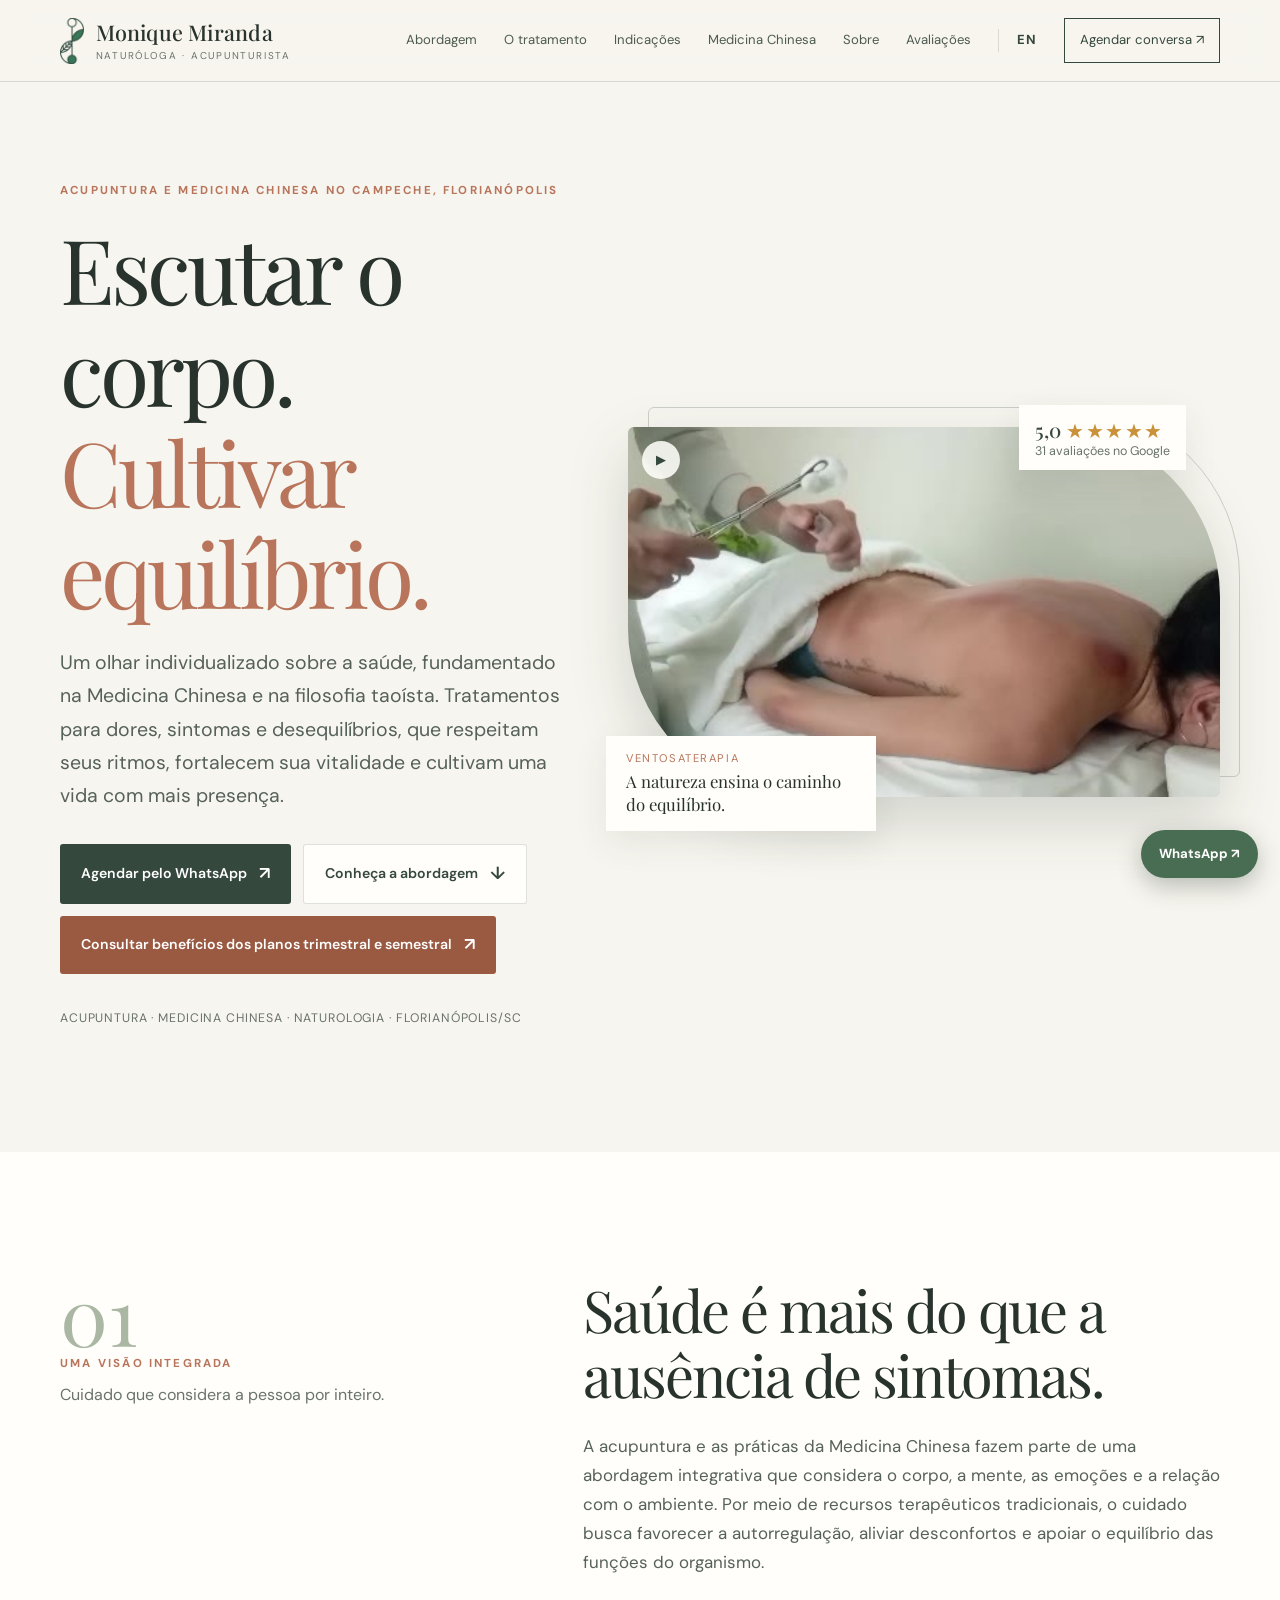
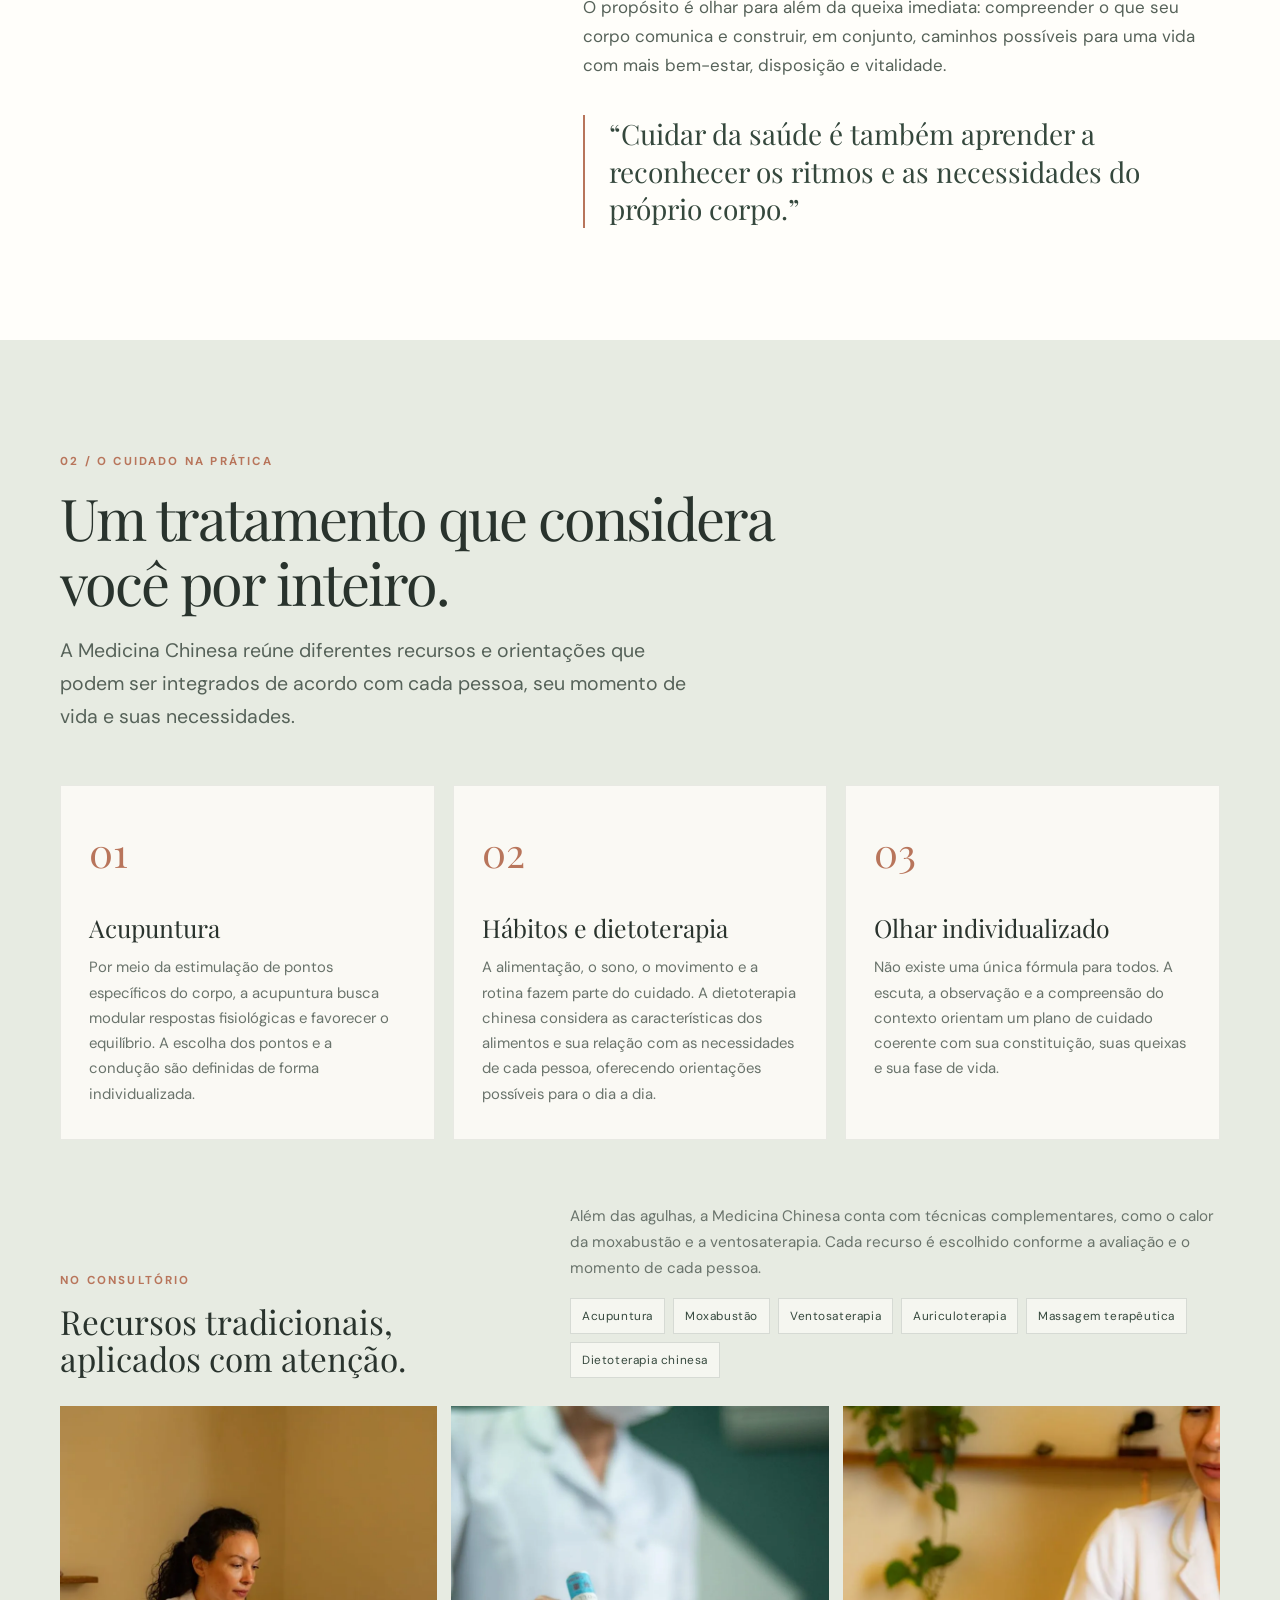
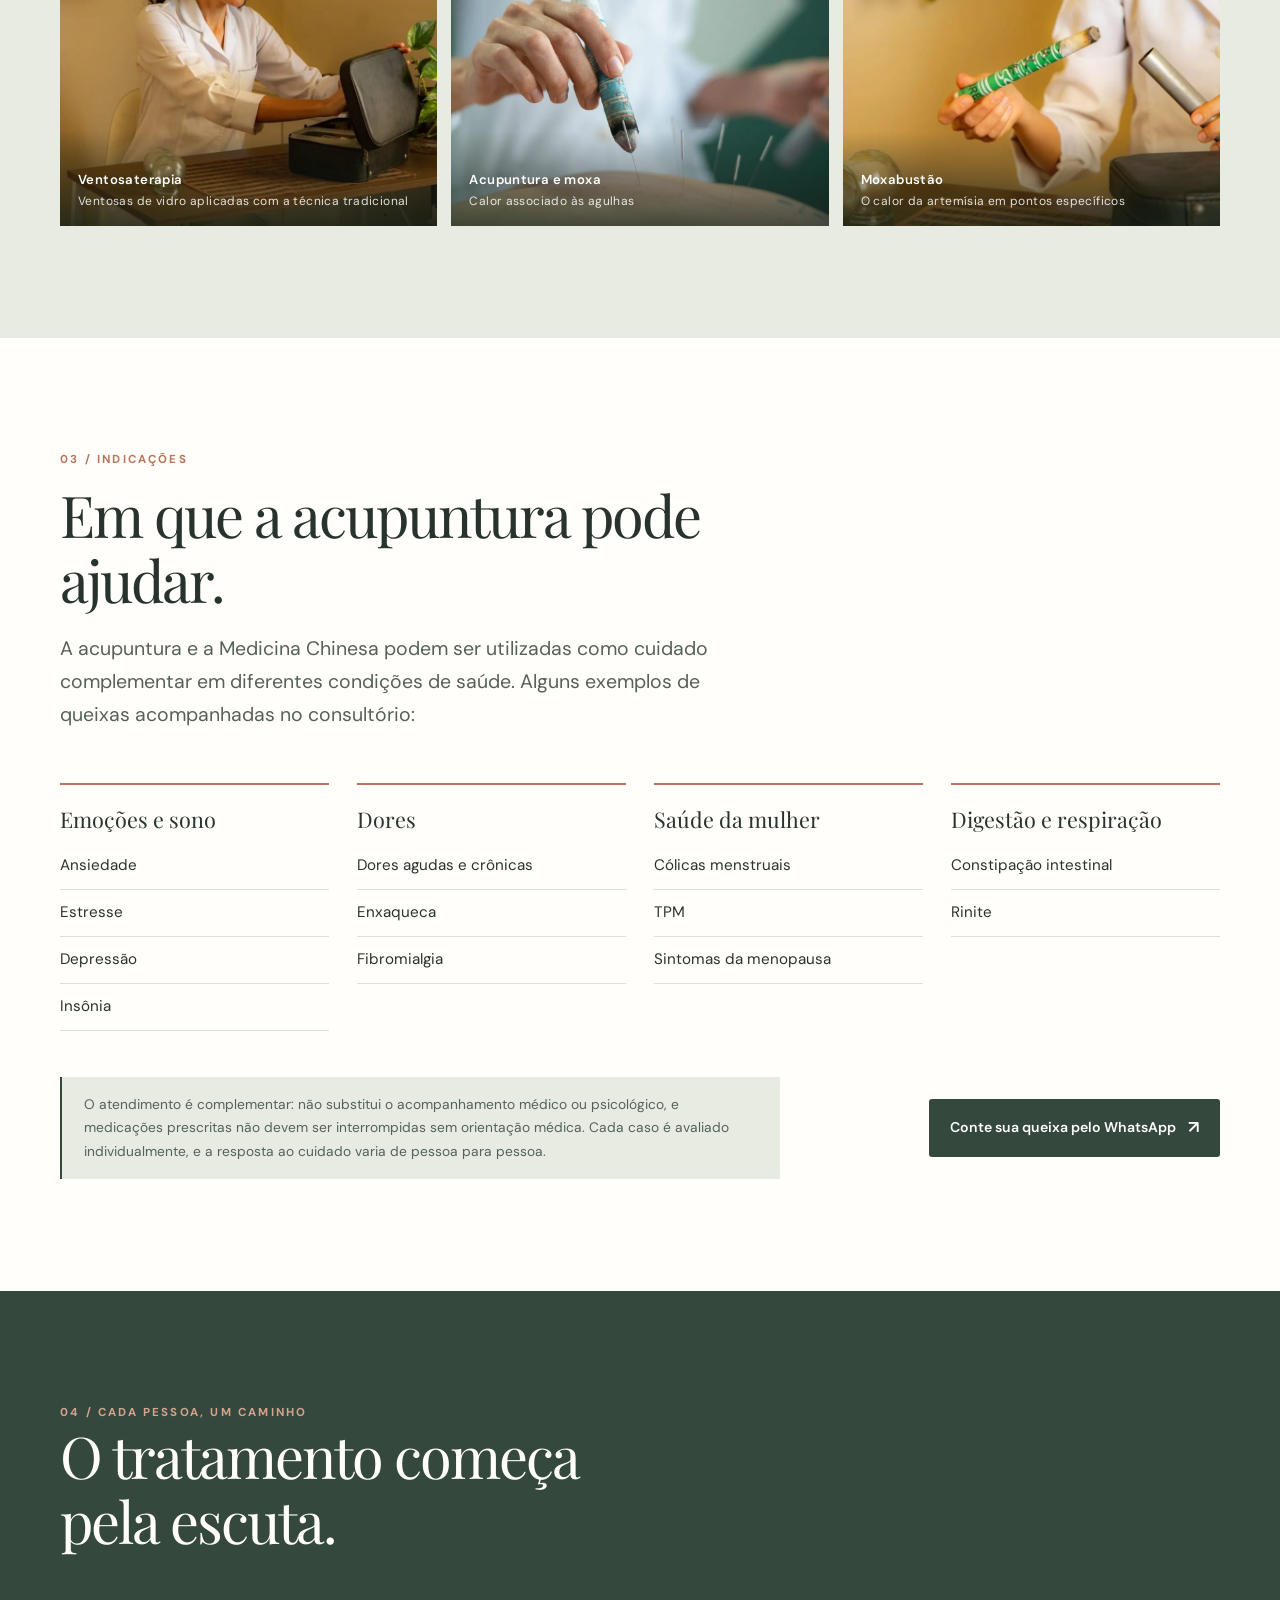
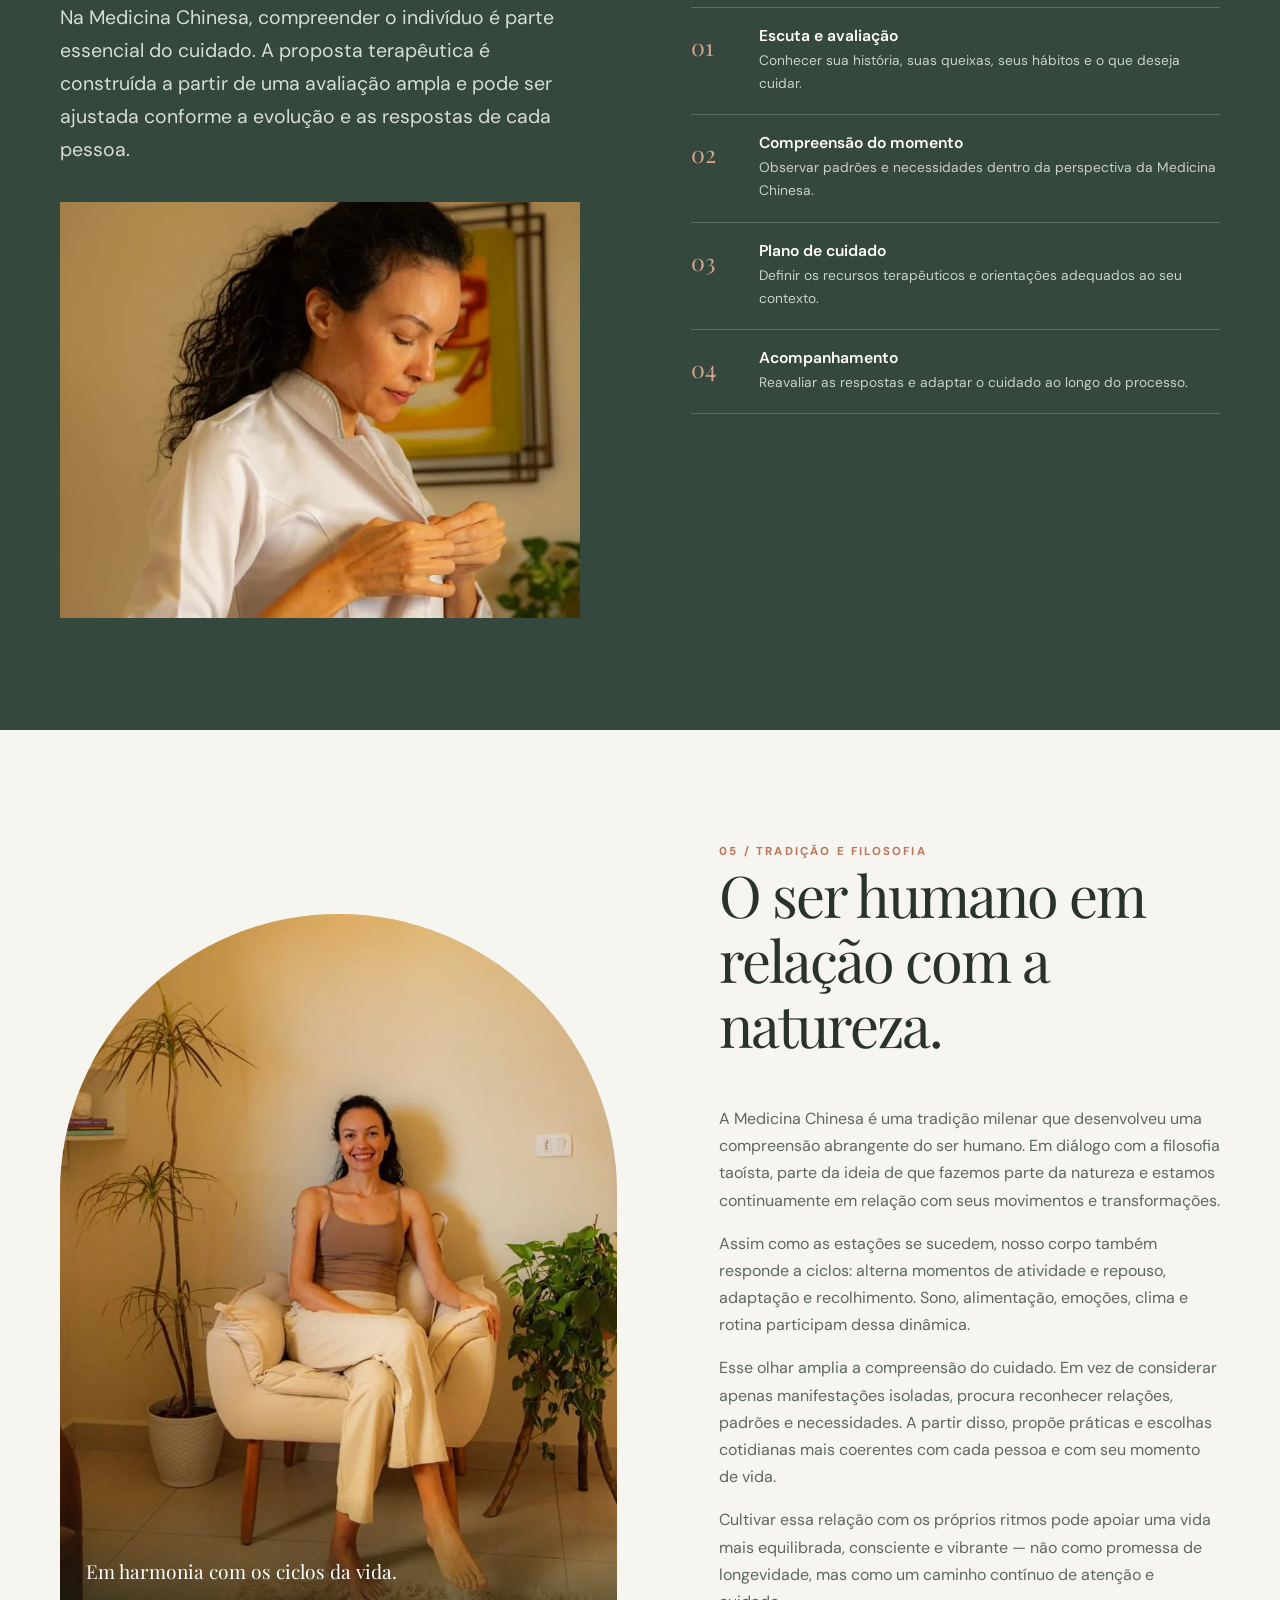
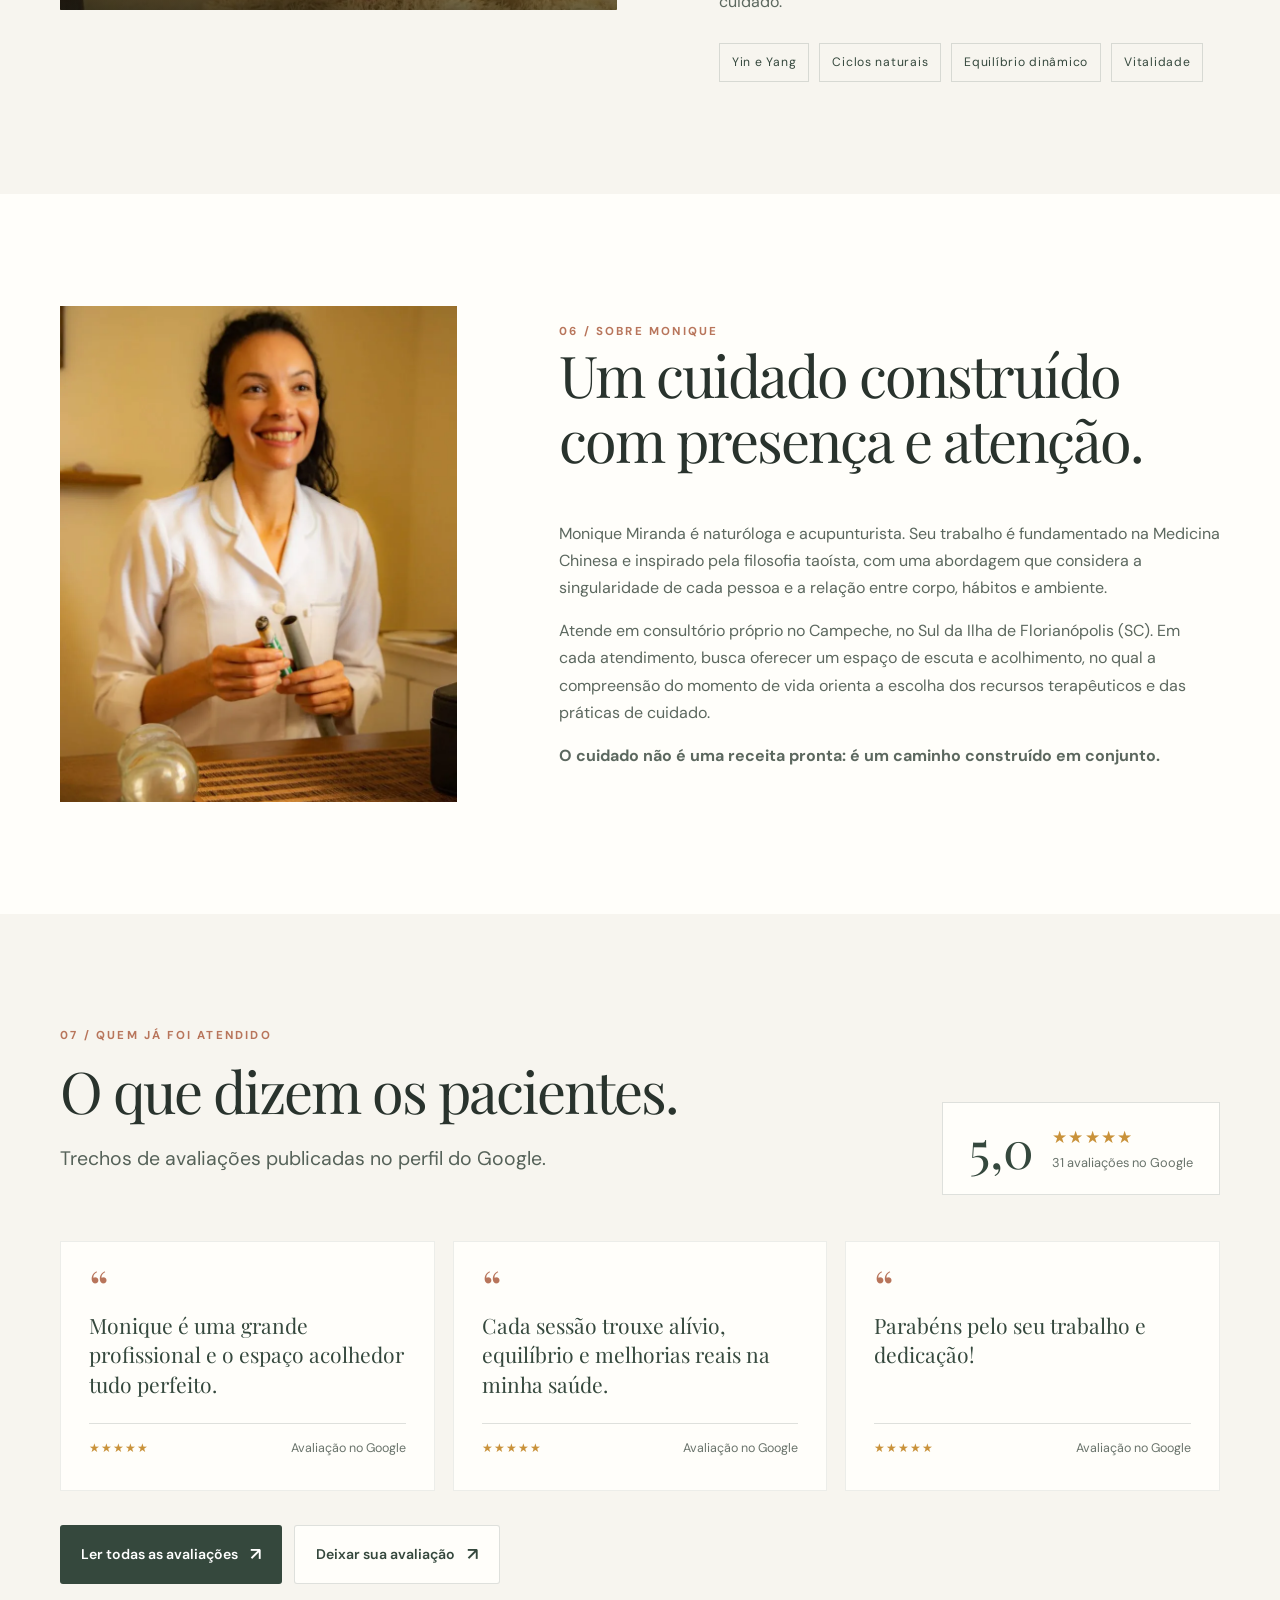
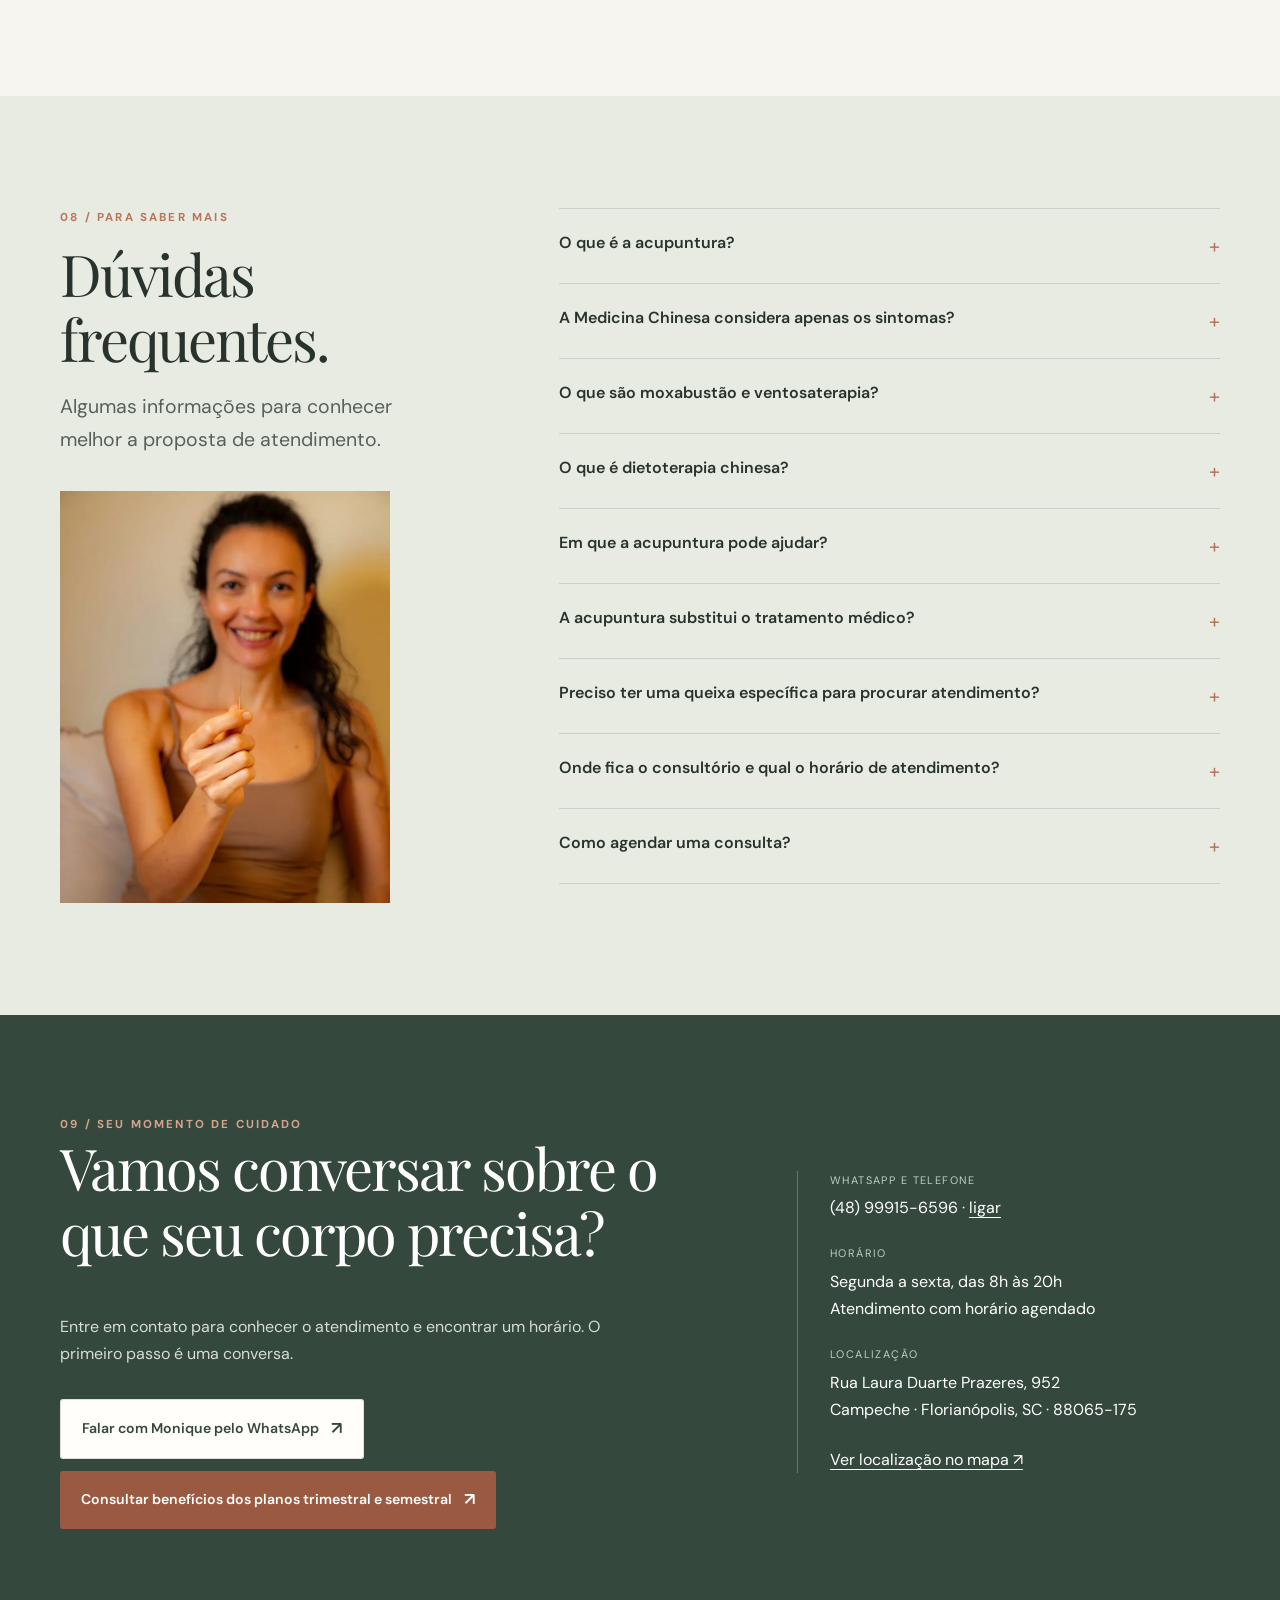
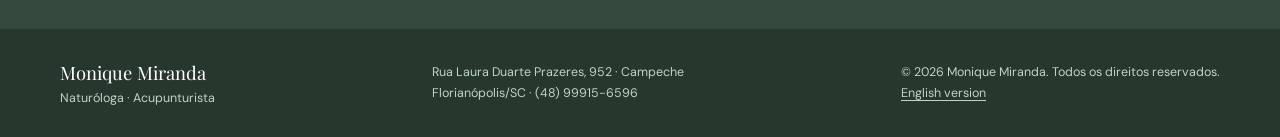
<file: index.html>
<!doctype html>
<html lang="pt-BR">
<head>
  <meta charset="utf-8">
  <meta name="viewport" content="width=device-width, initial-scale=1">
  <!-- SEO: troque https://www.SEUDOMINIO.com.br pelo domínio real em TODOS os arquivos (index.html, robots.txt, sitemap.xml, llms.txt). -->
  <title>Acupuntura no Campeche, Florianópolis | Monique Miranda</title>
  <meta name="description" content="Acupuntura no Campeche, Florianópolis: cuidado complementar para ansiedade, insônia, dores, enxaqueca e TPM, com a naturóloga Monique Miranda.">
  <meta name="robots" content="index, follow, max-image-preview:large, max-snippet:-1, max-video-preview:-1">
  <meta name="author" content="Monique Miranda">
  <meta name="theme-color" content="#35483d">
  <meta name="geo.region" content="BR-SC">
  <meta name="geo.placename" content="Campeche, Florianópolis">
  <meta name="geo.position" content="-27.6849678;-48.5030373">
  <meta name="ICBM" content="-27.6849678, -48.5030373">
  <link rel="canonical" href="https://www.SEUDOMINIO.com.br/">
  <link rel="alternate" hreflang="pt-BR" href="https://www.SEUDOMINIO.com.br/">
  <link rel="alternate" hreflang="en" href="https://www.SEUDOMINIO.com.br/en/">
  <link rel="alternate" hreflang="x-default" href="https://www.SEUDOMINIO.com.br/">
  <link rel="alternate" type="text/markdown" title="Resumo para assistentes de IA" href="https://www.SEUDOMINIO.com.br/llms.txt">

  <link rel="icon" href="favicon.ico" sizes="48x48">
  <link rel="icon" type="image/png" sizes="32x32" href="assets/img/favicon-32.png">
  <link rel="apple-touch-icon" href="assets/img/apple-touch-icon.png">
  <link rel="manifest" href="site.webmanifest">

  <meta property="og:type" content="website">
  <meta property="og:locale" content="pt_BR">
  <meta property="og:locale:alternate" content="en_US">
  <meta property="og:site_name" content="Monique Miranda · Naturóloga e Acupunturista">
  <meta property="og:url" content="https://www.SEUDOMINIO.com.br/">
  <meta property="og:title" content="Acupuntura no Campeche, Florianópolis | Monique Miranda">
  <meta property="og:description" content="Acupuntura e Medicina Chinesa com atendimento individualizado no Campeche, Florianópolis. Agende pelo WhatsApp.">
  <meta property="og:image" content="https://www.SEUDOMINIO.com.br/assets/img/og-image.jpg">
  <meta property="og:image:width" content="1200">
  <meta property="og:image:height" content="630">
  <meta property="og:image:alt" content="Logo de Monique Miranda, naturóloga e acupunturista, ao lado de sua foto no consultório">
  <meta name="twitter:card" content="summary_large_image">
  <meta name="twitter:title" content="Acupuntura no Campeche, Florianópolis | Monique Miranda">
  <meta name="twitter:description" content="Acupuntura e Medicina Chinesa com atendimento individualizado no Campeche, Florianópolis.">
  <meta name="twitter:image" content="https://www.SEUDOMINIO.com.br/assets/img/og-image.jpg">

  <link rel="preload" as="image" href="assets/video/ventosaterapia-poster.jpg" fetchpriority="high">
  <script type="application/ld+json">
  {
    "@context": "https://schema.org",
    "@graph": [
      {
        "@type": "WebSite",
        "@id": "https://www.SEUDOMINIO.com.br/#website",
        "url": "https://www.SEUDOMINIO.com.br/",
        "name": "Monique Miranda · Naturóloga e Acupunturista",
        "inLanguage": "pt-BR",
        "publisher": { "@id": "https://www.SEUDOMINIO.com.br/#negocio" }
      },
      {
        "@type": "WebPage",
        "@id": "https://www.SEUDOMINIO.com.br/#webpage",
        "url": "https://www.SEUDOMINIO.com.br/",
        "name": "Acupuntura no Campeche, Florianópolis | Monique Miranda",
        "description": "Acupuntura, moxabustão, ventosaterapia e Medicina Chinesa no Campeche, Florianópolis (SC), com atendimento individualizado.",
        "inLanguage": "pt-BR",
        "isPartOf": { "@id": "https://www.SEUDOMINIO.com.br/#website" },
        "about": { "@id": "https://www.SEUDOMINIO.com.br/#negocio" },
        "primaryImageOfPage": "https://www.SEUDOMINIO.com.br/assets/img/og-image.jpg",
        "dateModified": "2026-11-06"
      },
      {
        "@type": "HealthAndBeautyBusiness",
        "@id": "https://www.SEUDOMINIO.com.br/#negocio",
        "name": "Monique Miranda - Naturóloga | Acupunturista",
        "alternateName": "Monique Miranda Acupuntura",
        "description": "Atendimento de acupuntura e Medicina Chinesa com abordagem integrativa e individualizada, fundamentada na filosofia taoísta, no bairro Campeche, em Florianópolis (SC).",
        "url": "https://www.SEUDOMINIO.com.br/",
        "logo": "https://www.SEUDOMINIO.com.br/assets/img/icon-512.png",
        "image": [
          "https://www.SEUDOMINIO.com.br/assets/img/og-image.jpg",
          "https://www.SEUDOMINIO.com.br/assets/img/monique-consultorio.jpg",
          "https://www.SEUDOMINIO.com.br/assets/img/monique-moxa-sorrindo.jpg"
        ],
        "telephone": "+55 48 99915-6596",
        "address": {
          "@type": "PostalAddress",
          "streetAddress": "Rua Laura Duarte Prazeres, 952 - Campeche",
          "addressLocality": "Florianópolis",
          "addressRegion": "SC",
          "postalCode": "88065-175",
          "addressCountry": "BR"
        },
        "geo": { "@type": "GeoCoordinates", "latitude": -27.6849678, "longitude": -48.5030373 },
        "hasMap": "https://maps.google.com/?cid=16245866027473248860",
        "sameAs": ["https://maps.google.com/?cid=16245866027473248860"],
        "openingHoursSpecification": [
          {
            "@type": "OpeningHoursSpecification",
            "dayOfWeek": ["Monday", "Tuesday", "Wednesday", "Thursday", "Friday"],
            "opens": "08:00",
            "closes": "20:00"
          }
        ],
        "areaServed": [
          { "@type": "Place", "name": "Campeche, Florianópolis - SC" },
          { "@type": "City", "name": "Florianópolis" }
        ],
        "contactPoint": {
          "@type": "ContactPoint",
          "contactType": "agendamento",
          "telephone": "+55 48 99915-6596",
          "url": "https://wa.me/5548999156596",
          "availableLanguage": "Portuguese"
        },
        "founder": { "@id": "https://www.SEUDOMINIO.com.br/#monique" },
        "employee": { "@id": "https://www.SEUDOMINIO.com.br/#monique" },
        "knowsAbout": ["Acupuntura", "Medicina Tradicional Chinesa", "Naturologia", "Moxabustão", "Ventosaterapia", "Auriculoterapia", "Massagem terapêutica", "Dietoterapia chinesa", "Filosofia taoísta", "Acupuntura para ansiedade", "Acupuntura para estresse", "Acupuntura para insônia", "Acupuntura para dores crônicas", "Acupuntura para enxaqueca", "Acupuntura para fibromialgia", "Acupuntura para cólicas menstruais e TPM", "Acupuntura nos sintomas da menopausa", "Acupuntura para constipação", "Acupuntura para rinite"],
        "hasOfferCatalog": {
          "@type": "OfferCatalog",
          "name": "Recursos terapêuticos",
          "itemListElement": [
            { "@type": "Offer", "itemOffered": { "@type": "Service", "name": "Acupuntura", "description": "Estimulação de pontos específicos do corpo com agulhas muito finas, definida de forma individualizada." } },
            { "@type": "Offer", "itemOffered": { "@type": "Service", "name": "Moxabustão", "description": "Uso do calor da artemísia sobre pontos específicos do corpo." } },
            { "@type": "Offer", "itemOffered": { "@type": "Service", "name": "Ventosaterapia", "description": "Aplicação de ventosas de vidro que criam leve sucção sobre a pele." } },
            { "@type": "Offer", "itemOffered": { "@type": "Service", "name": "Auriculoterapia", "description": "Estímulo de pontos específicos da orelha dentro da abordagem da Medicina Chinesa." } },
            { "@type": "Offer", "itemOffered": { "@type": "Service", "name": "Massagem terapêutica", "description": "Massagem voltada ao relaxamento e ao alívio de tensões musculares." } },
            { "@type": "Offer", "itemOffered": { "@type": "Service", "name": "Dietoterapia chinesa", "description": "Orientações alimentares baseadas nas características dos alimentos e nas necessidades individuais." } }
          ]
        }
      },
      {
        "@type": "Person",
        "@id": "https://www.SEUDOMINIO.com.br/#monique",
        "name": "Monique Miranda",
        "jobTitle": "Naturóloga e Acupunturista",
        "image": "https://www.SEUDOMINIO.com.br/assets/img/monique-moxa-sorrindo.jpg",
        "url": "https://www.SEUDOMINIO.com.br/#sobre",
        "worksFor": { "@id": "https://www.SEUDOMINIO.com.br/#negocio" },
        "knowsAbout": ["Acupuntura", "Medicina Tradicional Chinesa", "Naturologia", "Filosofia taoísta"]
      },
      {
        "@type": "VideoObject",
        "name": "Ventosaterapia no consultório de Monique Miranda",
        "description": "Aplicação de ventosas de vidro com a técnica tradicional do fogo, um dos recursos da Medicina Chinesa utilizados no atendimento.",
        "thumbnailUrl": "https://www.SEUDOMINIO.com.br/assets/video/ventosaterapia-poster.jpg",
        "contentUrl": "https://www.SEUDOMINIO.com.br/assets/video/ventosaterapia.mp4",
        "uploadDate": "2026-11-03",
        "duration": "PT21S",
        "inLanguage": "pt-BR"
      },
      {
        "@type": "FAQPage",
        "@id": "https://www.SEUDOMINIO.com.br/#duvidas",
        "mainEntity": [
          { "@type": "Question", "name": "O que é a acupuntura?", "acceptedAnswer": { "@type": "Answer", "text": "É uma prática terapêutica originária da Medicina Chinesa que utiliza a inserção de agulhas muito finas em pontos específicos do corpo. A aplicação é definida conforme a avaliação e os objetivos de cuidado de cada pessoa." } },
          { "@type": "Question", "name": "A Medicina Chinesa considera apenas os sintomas?", "acceptedAnswer": { "@type": "Answer", "text": "Não. Sua abordagem tradicional procura compreender a pessoa de forma integrada, observando sinais, hábitos, emoções, alimentação, sono e contexto de vida para orientar o cuidado." } },
          { "@type": "Question", "name": "O que são moxabustão e ventosaterapia?", "acceptedAnswer": { "@type": "Answer", "text": "São recursos tradicionais da Medicina Chinesa. A moxabustão utiliza o calor da artemísia sobre pontos específicos do corpo; a ventosaterapia usa copos que criam uma leve sucção sobre a pele. Seu uso é definido de acordo com a avaliação individual." } },
          { "@type": "Question", "name": "O que é dietoterapia chinesa?", "acceptedAnswer": { "@type": "Answer", "text": "É uma abordagem tradicional da alimentação que considera características dos alimentos e sua relação com as necessidades individuais. As orientações são pensadas para o contexto e a rotina de cada pessoa." } },
          { "@type": "Question", "name": "Em que a acupuntura pode ajudar?", "acceptedAnswer": { "@type": "Answer", "text": "A acupuntura e a Medicina Chinesa podem ser utilizadas como cuidado complementar em queixas como ansiedade, estresse, depressão, insônia, dores agudas e crônicas, enxaqueca, fibromialgia, cólicas menstruais, TPM, sintomas da menopausa, constipação intestinal e rinite. Cada caso é avaliado individualmente." } },
          { "@type": "Question", "name": "A acupuntura substitui o tratamento médico?", "acceptedAnswer": { "@type": "Answer", "text": "Não. A acupuntura e a Medicina Chinesa atuam como cuidado complementar e podem caminhar junto com o acompanhamento médico, psicológico ou de outros profissionais de saúde. Medicações prescritas não devem ser interrompidas sem orientação médica." } },
          { "@type": "Question", "name": "Preciso ter uma queixa específica para procurar atendimento?", "acceptedAnswer": { "@type": "Answer", "text": "Não necessariamente. O atendimento também pode ser procurado por quem deseja cuidar dos hábitos, buscar mais equilíbrio e desenvolver uma relação mais atenta com a própria saúde." } },
          { "@type": "Question", "name": "Onde fica o consultório e qual o horário de atendimento?", "acceptedAnswer": { "@type": "Answer", "text": "O consultório fica na Rua Laura Duarte Prazeres, 952, no Campeche, em Florianópolis (SC). O atendimento é de segunda a sexta, das 8h às 20h, com horário agendado." } },
          { "@type": "Question", "name": "Como agendar uma consulta?", "acceptedAnswer": { "@type": "Answer", "text": "Entre em contato pelo WhatsApp (48) 99915-6596 para conversar sobre o atendimento, esclarecer dúvidas e consultar horários disponíveis." } }
        ]
      }
    ]
  }
  </script>
  <link rel="preconnect" href="https://fonts.googleapis.com">
  <link rel="preconnect" href="https://fonts.gstatic.com" crossorigin>
  <link href="https://fonts.googleapis.com/css2?family=DM+Sans:wght@400;500;600;700&family=Playfair+Display:wght@400;500;600&display=swap" rel="stylesheet">
  <link rel="stylesheet" href="assets/css/site.css">
</head>
<body>
<header>
  <div class="wrap nav">
    <a class="brand" href="#inicio" aria-label="Monique Miranda, início">
      <img src="assets/img/logo-simbolo.png" alt="" width="200" height="391">
      <span class="brand-text"><strong>Monique Miranda</strong><span>Naturóloga · Acupunturista</span></span>
    </a>
    <a class="lang-mobile" href="en/" hreflang="en" lang="en" title="English version">EN</a>
    <button class="menu" aria-label="Abrir menu" aria-expanded="false" aria-controls="menu-principal">☰</button>
    <nav class="navlinks" id="menu-principal" aria-label="Navegação principal">
      <a href="#abordagem">Abordagem</a><a href="#tratamento">O tratamento</a><a href="#indicacoes">Indicações</a><a href="#tradicao">Medicina Chinesa</a><a href="#sobre">Sobre</a><a href="#avaliacoes">Avaliações</a><a class="lang" href="en/" hreflang="en" lang="en" title="English version">EN</a>
      <a class="nav-cta" href="https://wa.me/5548999156596" target="_blank" rel="noopener">Agendar conversa ↗</a>
    </nav>
  </div>
</header>

<main>
  <section class="wrap hero" id="inicio">
    <div class="hero-copy">
      <h1 class="eyebrow">Acupuntura e Medicina Chinesa no Campeche, Florianópolis</h1>
      <p class="display">Escutar o corpo.<br><em>Cultivar equilíbrio.</em></p>
      <p class="lead">Um olhar individualizado sobre a saúde, fundamentado na Medicina Chinesa e na filosofia taoísta. Tratamentos para dores, sintomas e desequilíbrios, que respeitam seus ritmos, fortalecem sua vitalidade e cultivam uma vida com mais presença.</p>
      <div class="hero-actions">
        <a class="btn" href="https://wa.me/5548999156596" target="_blank" rel="noopener">Agendar pelo WhatsApp <span class="arrow">↗</span></a>
        <a class="btn light" href="#abordagem">Conheça a abordagem <span class="arrow">↓</span></a>
        <a class="btn plans" href="https://wa.me/5548999156596?text=Ol%C3%A1%2C%20Monique!%20Gostaria%20de%20conhecer%20os%20benef%C3%ADcios%20dos%20planos%20trimestral%20e%20semestral." target="_blank" rel="noopener">Consultar benefícios dos planos trimestral e semestral <span class="arrow">↗</span></a>
      </div>
      <p class="hero-note">ACUPUNTURA · MEDICINA CHINESA · NATUROLOGIA · FLORIANÓPOLIS/SC</p>
    </div>
    <div class="hero-visual">
      <figure class="photo hero-media">
        <video src="assets/video/ventosaterapia.mp4" poster="assets/video/ventosaterapia-poster.jpg" autoplay muted loop playsinline preload="auto" aria-label="Monique aplicando ventosas de vidro com a técnica do fogo nas costas de uma paciente"></video>
        <button class="video-toggle" type="button" aria-label="Pausar vídeo">❚❚</button>
      </figure>
      <a class="rating-badge" href="#avaliacoes"><b>5,0 <span class="stars" aria-hidden="true">★★★★★</span></b>31 avaliações no Google</a>
      <div class="art-caption"><small>Ventosaterapia</small>A natureza ensina o caminho do equilíbrio.</div>
    </div>
  </section>

  <section class="section intro" id="abordagem">
    <div class="wrap intro-grid">
      <div class="intro-aside"><div class="number">01</div><div><div class="eyebrow">Uma visão integrada</div><p style="margin:7px 0 0;color:var(--muted)">Cuidado que considera a pessoa por inteiro.</p></div></div>
      <div class="intro-text">
        <div class="section-head" style="margin-bottom:25px"><h2>Saúde é mais do que a ausência de sintomas.</h2></div>
        <p>A acupuntura e as práticas da Medicina Chinesa fazem parte de uma abordagem integrativa que considera o corpo, a mente, as emoções e a relação com o ambiente. Por meio de recursos terapêuticos tradicionais, o cuidado busca favorecer a autorregulação, aliviar desconfortos e apoiar o equilíbrio das funções do organismo.</p>
        <p>O propósito é olhar para além da queixa imediata: compreender o que seu corpo comunica e construir, em conjunto, caminhos possíveis para uma vida com mais bem-estar, disposição e vitalidade.</p>
        <div class="quote">“Cuidar da saúde é também aprender a reconhecer os ritmos e as necessidades do próprio corpo.”</div>
      </div>
    </div>
  </section>

  <section class="section practice" id="tratamento">
    <div class="wrap">
      <div class="section-head">
        <div class="eyebrow">02 / O cuidado na prática</div>
        <h2>Um tratamento que considera você por inteiro.</h2>
        <p class="lead">A Medicina Chinesa reúne diferentes recursos e orientações que podem ser integrados de acordo com cada pessoa, seu momento de vida e suas necessidades.</p>
      </div>
      <div class="practice-grid">
        <article class="practice-card"><div class="card-index">01</div><h3>Acupuntura</h3><p>Por meio da estimulação de pontos específicos do corpo, a acupuntura busca modular respostas fisiológicas e favorecer o equilíbrio. A escolha dos pontos e a condução são definidas de forma individualizada.</p></article>
        <article class="practice-card"><div class="card-index">02</div><h3>Hábitos e dietoterapia</h3><p>A alimentação, o sono, o movimento e a rotina fazem parte do cuidado. A dietoterapia chinesa considera as características dos alimentos e sua relação com as necessidades de cada pessoa, oferecendo orientações possíveis para o dia a dia.</p></article>
        <article class="practice-card"><div class="card-index">03</div><h3>Olhar individualizado</h3><p>Não existe uma única fórmula para todos. A escuta, a observação e a compreensão do contexto orientam um plano de cuidado coerente com sua constituição, suas queixas e sua fase de vida.</p></article>
      </div>

      <div class="resources">
        <div>
          <div class="eyebrow">No consultório</div>
          <h3>Recursos tradicionais, aplicados com atenção.</h3>
        </div>
        <div>
          <p>Além das agulhas, a Medicina Chinesa conta com técnicas complementares, como o calor da moxabustão e a ventosaterapia. Cada recurso é escolhido conforme a avaliação e o momento de cada pessoa.</p>
          <div class="chips"><span>Acupuntura</span><span>Moxabustão</span><span>Ventosaterapia</span><span>Auriculoterapia</span><span>Massagem terapêutica</span><span>Dietoterapia chinesa</span></div>
        </div>
      </div>
      <div class="media-grid">
        <figure class="photo">
          <img src="assets/img/ventosas-preparo.webp" alt="Monique abrindo o estojo de atendimento, com ventosas de vidro sobre a mesa" width="800" height="1200" loading="lazy" style="object-position:50% 72%">
          <figcaption>Ventosaterapia<small>Ventosas de vidro aplicadas com a técnica tradicional</small></figcaption>
        </figure>
        <figure class="photo">
          <img src="assets/img/acupuntura-moxabustao.webp" alt="Bastão de moxa aquecendo agulhas de acupuntura aplicadas nas costas" width="1200" height="1200" loading="lazy">
          <figcaption>Acupuntura e moxa<small>Calor associado às agulhas</small></figcaption>
        </figure>
        <figure class="photo">
          <img src="assets/img/bastao-moxa.webp" alt="Monique segurando um bastão de moxa aceso ao lado de ventosas de vidro" width="800" height="1200" loading="lazy" style="object-position:30% 55%">
          <figcaption>Moxabustão<small>O calor da artemísia em pontos específicos</small></figcaption>
        </figure>
      </div>
    </div>
  </section>

  <section class="section conditions" id="indicacoes">
    <div class="wrap">
      <div class="section-head">
        <div class="eyebrow">03 / Indicações</div>
        <h2>Em que a acupuntura pode ajudar.</h2>
        <p class="lead">A acupuntura e a Medicina Chinesa podem ser utilizadas como cuidado complementar em diferentes condições de saúde. Alguns exemplos de queixas acompanhadas no consultório:</p>
      </div>
      <div class="cond-grid">
        <div class="cond"><h3>Emoções e sono</h3><ul><li>Ansiedade</li><li>Estresse</li><li>Depressão</li><li>Insônia</li></ul></div>
        <div class="cond"><h3>Dores</h3><ul><li>Dores agudas e crônicas</li><li>Enxaqueca</li><li>Fibromialgia</li></ul></div>
        <div class="cond"><h3>Saúde da mulher</h3><ul><li>Cólicas menstruais</li><li>TPM</li><li>Sintomas da menopausa</li></ul></div>
        <div class="cond"><h3>Digestão e respiração</h3><ul><li>Constipação intestinal</li><li>Rinite</li></ul></div>
      </div>
      <div class="cond-foot">
        <p class="cond-note">O atendimento é complementar: não substitui o acompanhamento médico ou psicológico, e medicações prescritas não devem ser interrompidas sem orientação médica. Cada caso é avaliado individualmente, e a resposta ao cuidado varia de pessoa para pessoa.</p>
        <a class="btn" href="https://wa.me/5548999156596" target="_blank" rel="noopener">Conte sua queixa pelo WhatsApp <span class="arrow">↗</span></a>
      </div>
    </div>
  </section>

  <section class="section individual" id="como-funciona">
    <div class="wrap individual-grid">
      <div>
        <div class="eyebrow">04 / Cada pessoa, um caminho</div>
        <h2>O tratamento começa pela escuta.</h2>
        <p class="lead">Na Medicina Chinesa, compreender o indivíduo é parte essencial do cuidado. A proposta terapêutica é construída a partir de uma avaliação ampla e pode ser ajustada conforme a evolução e as respostas de cada pessoa.</p>
        <figure class="photo individual-photo">
          <img src="assets/img/monique-preparo.webp" alt="Monique abotoando o jaleco branco, em preparação para o atendimento" width="800" height="1200" loading="lazy">
        </figure>
      </div>
      <div class="steps">
        <div class="step"><b>01</b><div><h3>Escuta e avaliação</h3><p>Conhecer sua história, suas queixas, seus hábitos e o que deseja cuidar.</p></div></div>
        <div class="step"><b>02</b><div><h3>Compreensão do momento</h3><p>Observar padrões e necessidades dentro da perspectiva da Medicina Chinesa.</p></div></div>
        <div class="step"><b>03</b><div><h3>Plano de cuidado</h3><p>Definir os recursos terapêuticos e orientações adequados ao seu contexto.</p></div></div>
        <div class="step"><b>04</b><div><h3>Acompanhamento</h3><p>Reavaliar as respostas e adaptar o cuidado ao longo do processo.</p></div></div>
      </div>
    </div>
  </section>

  <section class="section tradition" id="tradicao">
    <div class="wrap tradition-grid">
      <figure class="photo nature-photo">
        <img src="assets/img/monique-consultorio.webp" alt="Monique Miranda sorrindo, sentada em uma poltrona no consultório, entre plantas" width="800" height="1200" loading="lazy">
        <figcaption>Em harmonia com os ciclos da vida.</figcaption>
      </figure>
      <div class="tradition-copy">
        <div class="eyebrow">05 / Tradição e filosofia</div>
        <h2>O ser humano em relação com a natureza.</h2>
        <p>A Medicina Chinesa é uma tradição milenar que desenvolveu uma compreensão abrangente do ser humano. Em diálogo com a filosofia taoísta, parte da ideia de que fazemos parte da natureza e estamos continuamente em relação com seus movimentos e transformações.</p>
        <p>Assim como as estações se sucedem, nosso corpo também responde a ciclos: alterna momentos de atividade e repouso, adaptação e recolhimento. Sono, alimentação, emoções, clima e rotina participam dessa dinâmica.</p>
        <p>Esse olhar amplia a compreensão do cuidado. Em vez de considerar apenas manifestações isoladas, procura reconhecer relações, padrões e necessidades. A partir disso, propõe práticas e escolhas cotidianas mais coerentes com cada pessoa e com seu momento de vida.</p>
        <p>Cultivar essa relação com os próprios ritmos pode apoiar uma vida mais equilibrada, consciente e vibrante — não como promessa de longevidade, mas como um caminho contínuo de atenção e cuidado.</p>
        <div class="principles"><span>Yin e Yang</span><span>Ciclos naturais</span><span>Equilíbrio dinâmico</span><span>Vitalidade</span></div>
      </div>
    </div>
  </section>

  <section class="section about" id="sobre">
    <div class="wrap about-grid">
      <figure class="photo about-photo">
        <img src="assets/img/monique-moxa-sorrindo.webp" alt="Retrato de Monique Miranda de jaleco, sorrindo, segurando um bastão de moxa no consultório" width="800" height="1200" loading="lazy">
      </figure>
      <div class="about-copy">
        <div class="eyebrow">06 / Sobre Monique</div>
        <h2>Um cuidado construído com presença e atenção.</h2>
        <p>Monique Miranda é naturóloga e acupunturista. Seu trabalho é fundamentado na Medicina Chinesa e inspirado pela filosofia taoísta, com uma abordagem que considera a singularidade de cada pessoa e a relação entre corpo, hábitos e ambiente.</p>
        <p>Atende em consultório próprio no Campeche, no Sul da Ilha de Florianópolis (SC). Em cada atendimento, busca oferecer um espaço de escuta e acolhimento, no qual a compreensão do momento de vida orienta a escolha dos recursos terapêuticos e das práticas de cuidado.</p>
        <p><strong>O cuidado não é uma receita pronta: é um caminho construído em conjunto.</strong></p>
      </div>
    </div>
  </section>

  <section class="section reviews" id="avaliacoes">
    <div class="wrap">
      <div class="reviews-top">
        <div class="section-head">
          <div class="eyebrow">07 / Quem já foi atendido</div>
          <h2>O que dizem os pacientes.</h2>
          <p class="lead">Trechos de avaliações publicadas no perfil do Google.</p>
        </div>
        <div class="score" aria-label="Nota média 5,0 de 5, com base em 31 avaliações no Google">
          <b>5,0</b>
          <div><span class="stars" aria-hidden="true">★★★★★</span><small>31 avaliações no Google</small></div>
        </div>
      </div>
      <div class="review-grid">
        <figure class="review">
          <blockquote>Monique é uma grande profissional e o espaço acolhedor tudo perfeito.</blockquote>
          <figcaption><span class="stars" aria-label="5 estrelas">★★★★★</span><span>Avaliação no Google</span></figcaption>
        </figure>
        <figure class="review">
          <blockquote>Cada sessão trouxe alívio, equilíbrio e melhorias reais na minha saúde.</blockquote>
          <figcaption><span class="stars" aria-label="5 estrelas">★★★★★</span><span>Avaliação no Google</span></figcaption>
        </figure>
        <figure class="review">
          <blockquote>Parabéns pelo seu trabalho e dedicação!</blockquote>
          <figcaption><span class="stars" aria-label="5 estrelas">★★★★★</span><span>Avaliação no Google</span></figcaption>
        </figure>
      </div>
      <div class="reviews-actions">
        <a class="btn" href="https://search.google.com/local/reviews?placeid=ChIJoRf10305J5URXCIh5BPpdOE" target="_blank" rel="noopener">Ler todas as avaliações <span class="arrow">↗</span></a>
        <a class="btn light" href="https://search.google.com/local/writereview?placeid=ChIJoRf10305J5URXCIh5BPpdOE" target="_blank" rel="noopener">Deixar sua avaliação <span class="arrow">↗</span></a>
      </div>
    </div>
  </section>

  <section class="section faq" id="duvidas">
    <div class="wrap faq-grid">
      <div>
        <div class="section-head" style="margin:0">
          <div class="eyebrow">08 / Para saber mais</div>
          <h2>Dúvidas frequentes.</h2>
          <p class="lead">Algumas informações para conhecer melhor a proposta de atendimento.</p>
        </div>
        <figure class="photo faq-photo">
          <img src="assets/img/agulha-acupuntura.webp" alt="Monique sorrindo e mostrando uma agulha de acupuntura, muito fina" width="800" height="1200" loading="lazy">
        </figure>
      </div>
      <div>
        <details><summary>O que é a acupuntura?</summary><p>É uma prática terapêutica originária da Medicina Chinesa que utiliza a inserção de agulhas muito finas em pontos específicos do corpo. A aplicação é definida conforme a avaliação e os objetivos de cuidado de cada pessoa.</p></details>
        <details><summary>A Medicina Chinesa considera apenas os sintomas?</summary><p>Não. Sua abordagem tradicional procura compreender a pessoa de forma integrada, observando sinais, hábitos, emoções, alimentação, sono e contexto de vida para orientar o cuidado.</p></details>
        <details><summary>O que são moxabustão e ventosaterapia?</summary><p>São recursos tradicionais da Medicina Chinesa. A moxabustão utiliza o calor da artemísia sobre pontos específicos do corpo; a ventosaterapia usa copos que criam uma leve sucção sobre a pele. Seu uso é definido de acordo com a avaliação individual.</p></details>
        <details><summary>O que é dietoterapia chinesa?</summary><p>É uma abordagem tradicional da alimentação que considera características dos alimentos e sua relação com as necessidades individuais. As orientações são pensadas para o contexto e a rotina de cada pessoa.</p></details>
        <details><summary>Em que a acupuntura pode ajudar?</summary><p>A acupuntura e a Medicina Chinesa podem ser utilizadas como cuidado complementar em queixas como ansiedade, estresse, depressão, insônia, dores agudas e crônicas, enxaqueca, fibromialgia, cólicas menstruais, TPM, sintomas da menopausa, constipação intestinal e rinite. Cada caso é avaliado individualmente. <a href="#indicacoes" style="text-decoration:underline;text-underline-offset:3px">Ver indicações</a></p></details>
        <details><summary>A acupuntura substitui o tratamento médico?</summary><p>Não. A acupuntura e a Medicina Chinesa atuam como cuidado complementar e podem caminhar junto com o acompanhamento médico, psicológico ou de outros profissionais de saúde. Medicações prescritas não devem ser interrompidas sem orientação médica.</p></details>
        <details><summary>Preciso ter uma queixa específica para procurar atendimento?</summary><p>Não necessariamente. O atendimento também pode ser procurado por quem deseja cuidar dos hábitos, buscar mais equilíbrio e desenvolver uma relação mais atenta com a própria saúde.</p></details>
        <details><summary>Onde fica o consultório e qual o horário de atendimento?</summary><p>O consultório fica na Rua Laura Duarte Prazeres, 952, no Campeche, em Florianópolis (SC). O atendimento é de segunda a sexta, das 8h às 20h, com horário agendado.</p></details>
        <details><summary>Como agendar uma consulta?</summary><p>Entre em contato pelo WhatsApp (48) 99915-6596 para conversar sobre o atendimento, esclarecer dúvidas e consultar horários disponíveis.</p></details>
      </div>
    </div>
  </section>

  <section class="contact" id="contato">
    <div class="wrap contact-grid">
      <div>
        <div class="eyebrow">09 / Seu momento de cuidado</div>
        <h2>Vamos conversar sobre o que seu corpo precisa?</h2>
        <p>Entre em contato para conhecer o atendimento e encontrar um horário. O primeiro passo é uma conversa.</p>
        <div class="hero-actions">
          <a class="btn light" href="https://wa.me/5548999156596" target="_blank" rel="noopener">Falar com Monique pelo WhatsApp <span class="arrow">↗</span></a>
          <a class="btn plans" href="https://wa.me/5548999156596?text=Ol%C3%A1%2C%20Monique!%20Gostaria%20de%20conhecer%20os%20benef%C3%ADcios%20dos%20planos%20trimestral%20e%20semestral." target="_blank" rel="noopener">Consultar benefícios dos planos trimestral e semestral <span class="arrow">↗</span></a>
        </div>
      </div>
      <address class="contact-info" style="font-style:normal">
        <small>WhatsApp e telefone</small><p><a href="https://wa.me/5548999156596" target="_blank" rel="noopener">(48) 99915-6596</a> · <a href="tel:+5548999156596" style="text-decoration:underline;text-underline-offset:4px">ligar</a></p>
        <small>Horário</small><p>Segunda a sexta, das 8h às 20h<br>Atendimento com horário agendado</p>
        <small>Localização</small><p>Rua Laura Duarte Prazeres, 952<br>Campeche · Florianópolis, SC · 88065-175</p>
        <a href="https://maps.google.com/?cid=16245866027473248860" target="_blank" rel="noopener" style="text-decoration:underline;text-underline-offset:4px">Ver localização no mapa ↗</a>
      </address>
    </div>
  </section>
</main>

<footer>
  <div class="wrap footer-row">
    <div><div class="footer-brand">Monique Miranda</div><div>Naturóloga · Acupunturista</div></div>
    <div>Rua Laura Duarte Prazeres, 952 · Campeche<br>Florianópolis/SC · (48) 99915-6596</div>
    <div>© <span id="year">2026</span> Monique Miranda. Todos os direitos reservados.<br><span class="footer-lang"><a href="en/" hreflang="en" lang="en">English version</a></span></div>
  </div>
</footer>
<a class="floating" href="https://wa.me/5548999156596" target="_blank" rel="noopener" aria-label="Agendar pelo WhatsApp">WhatsApp ↗</a>
<script src="assets/js/site.js" defer></script>
</body>
</html>
</file>
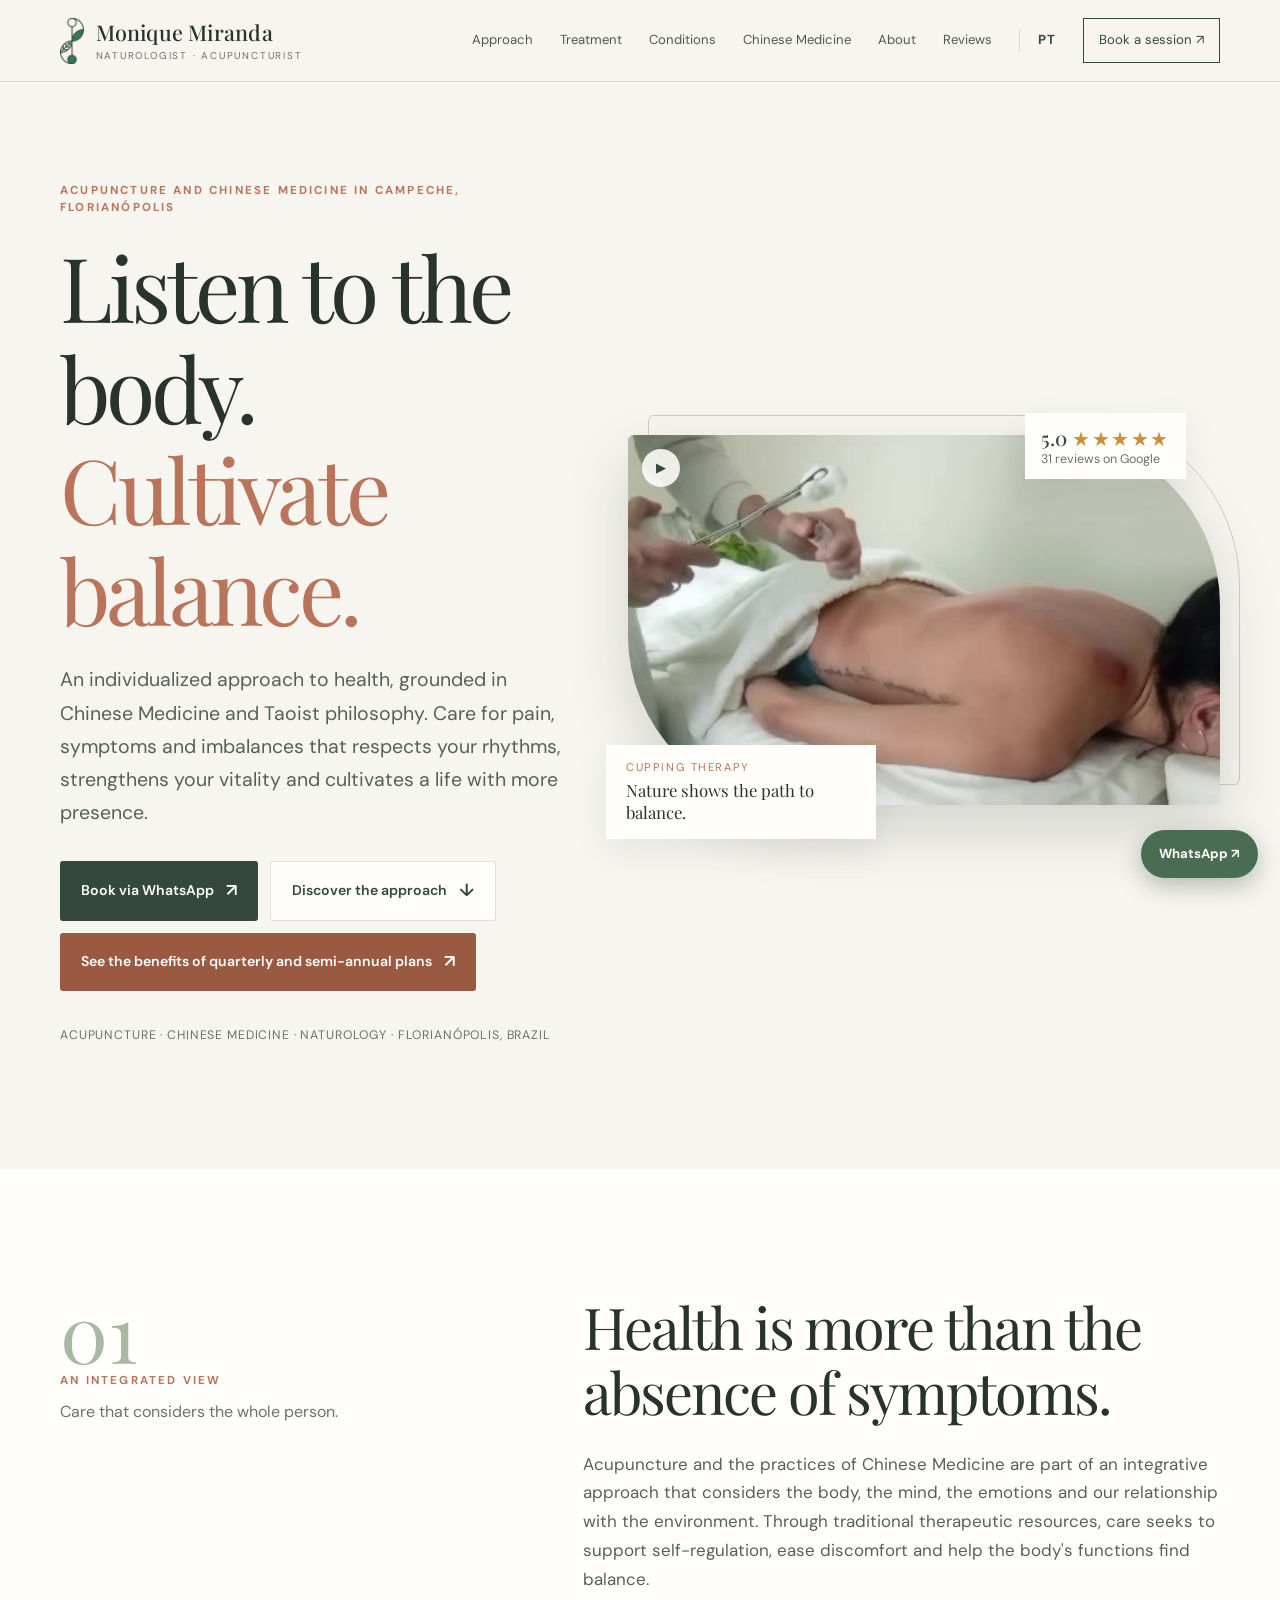
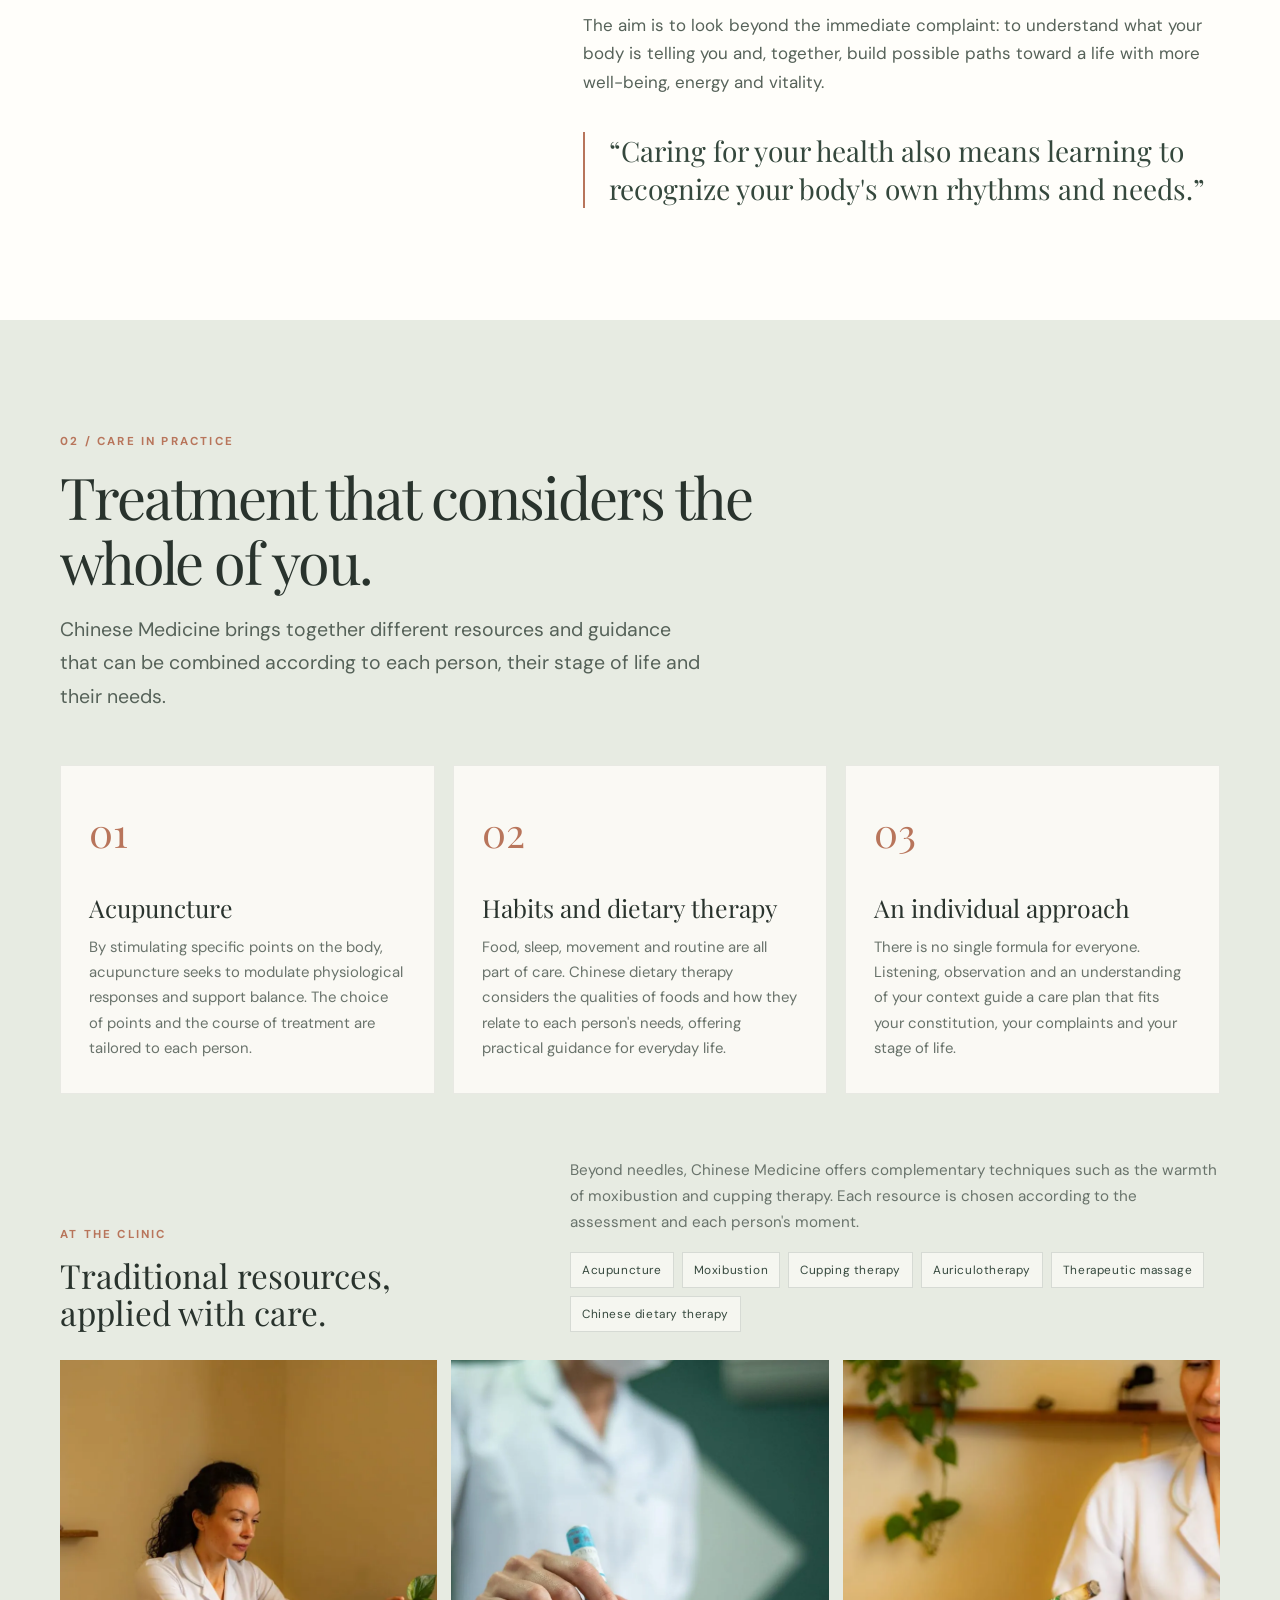
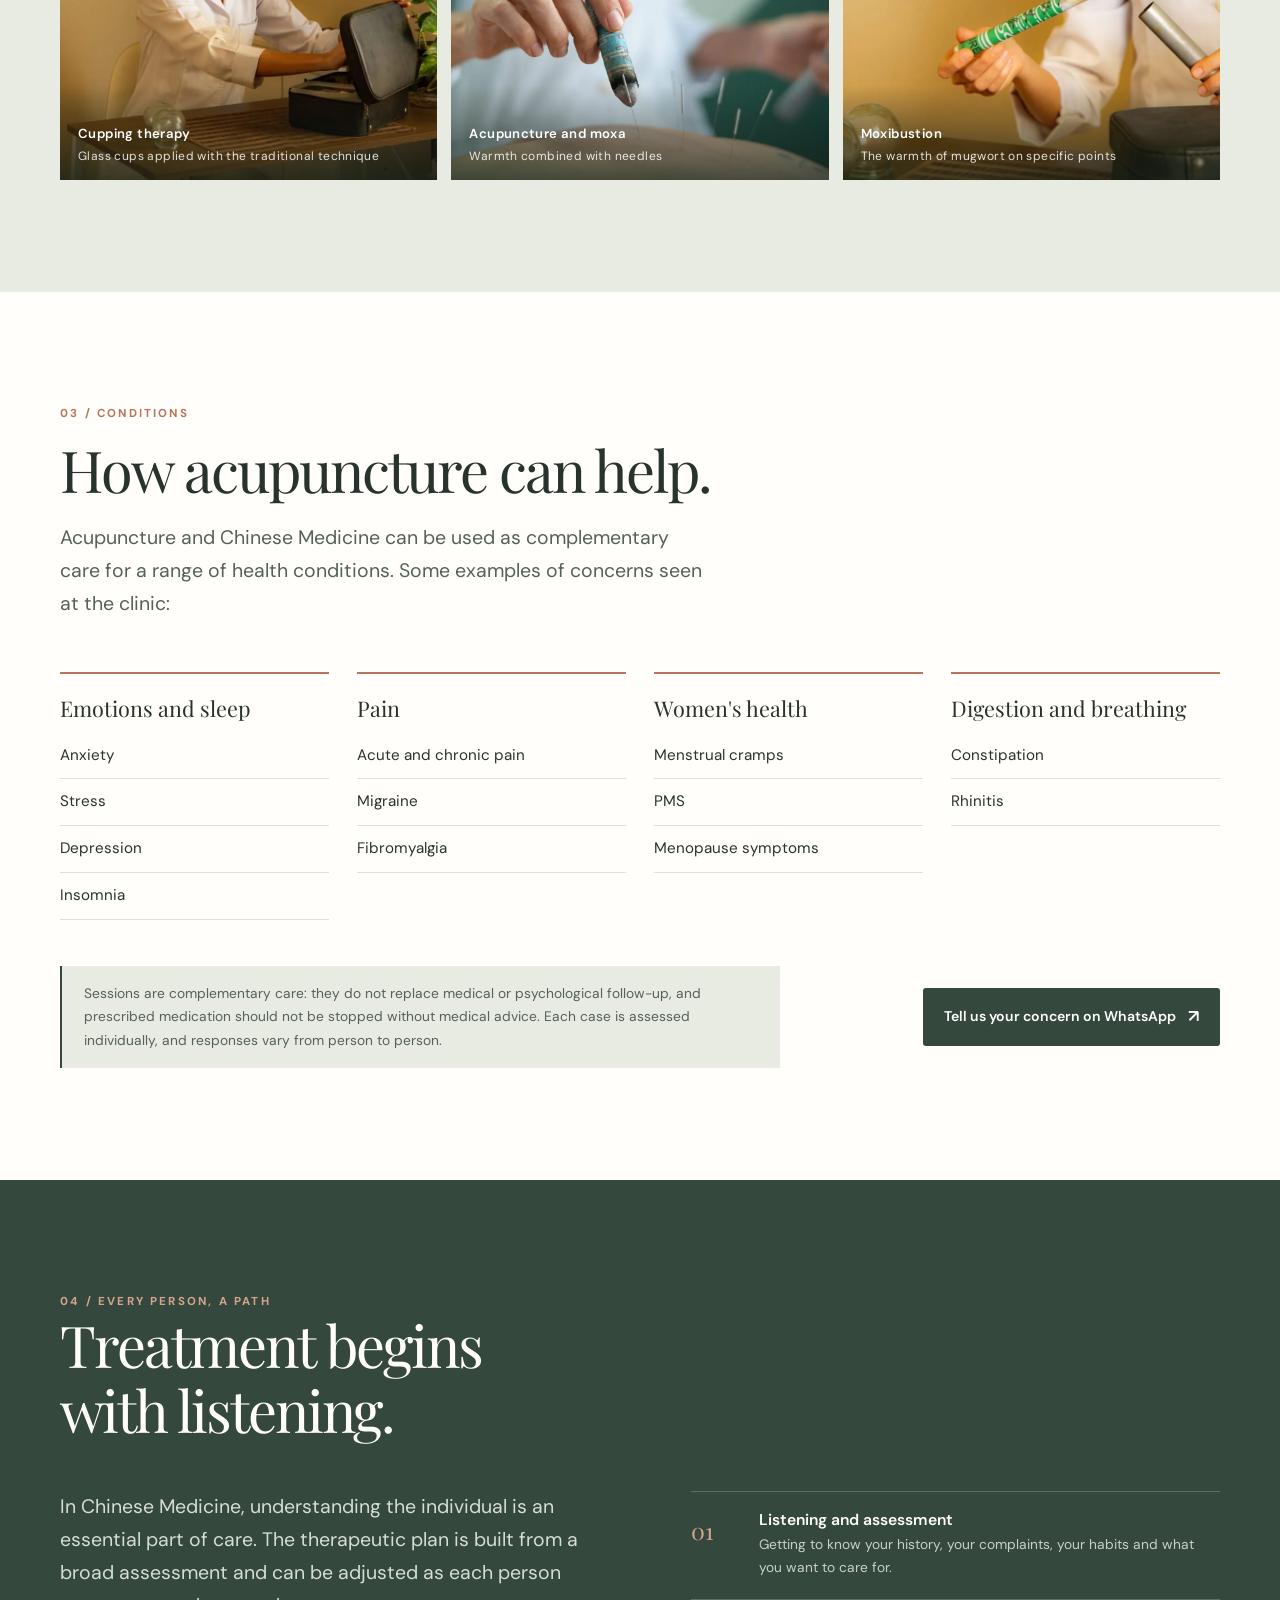
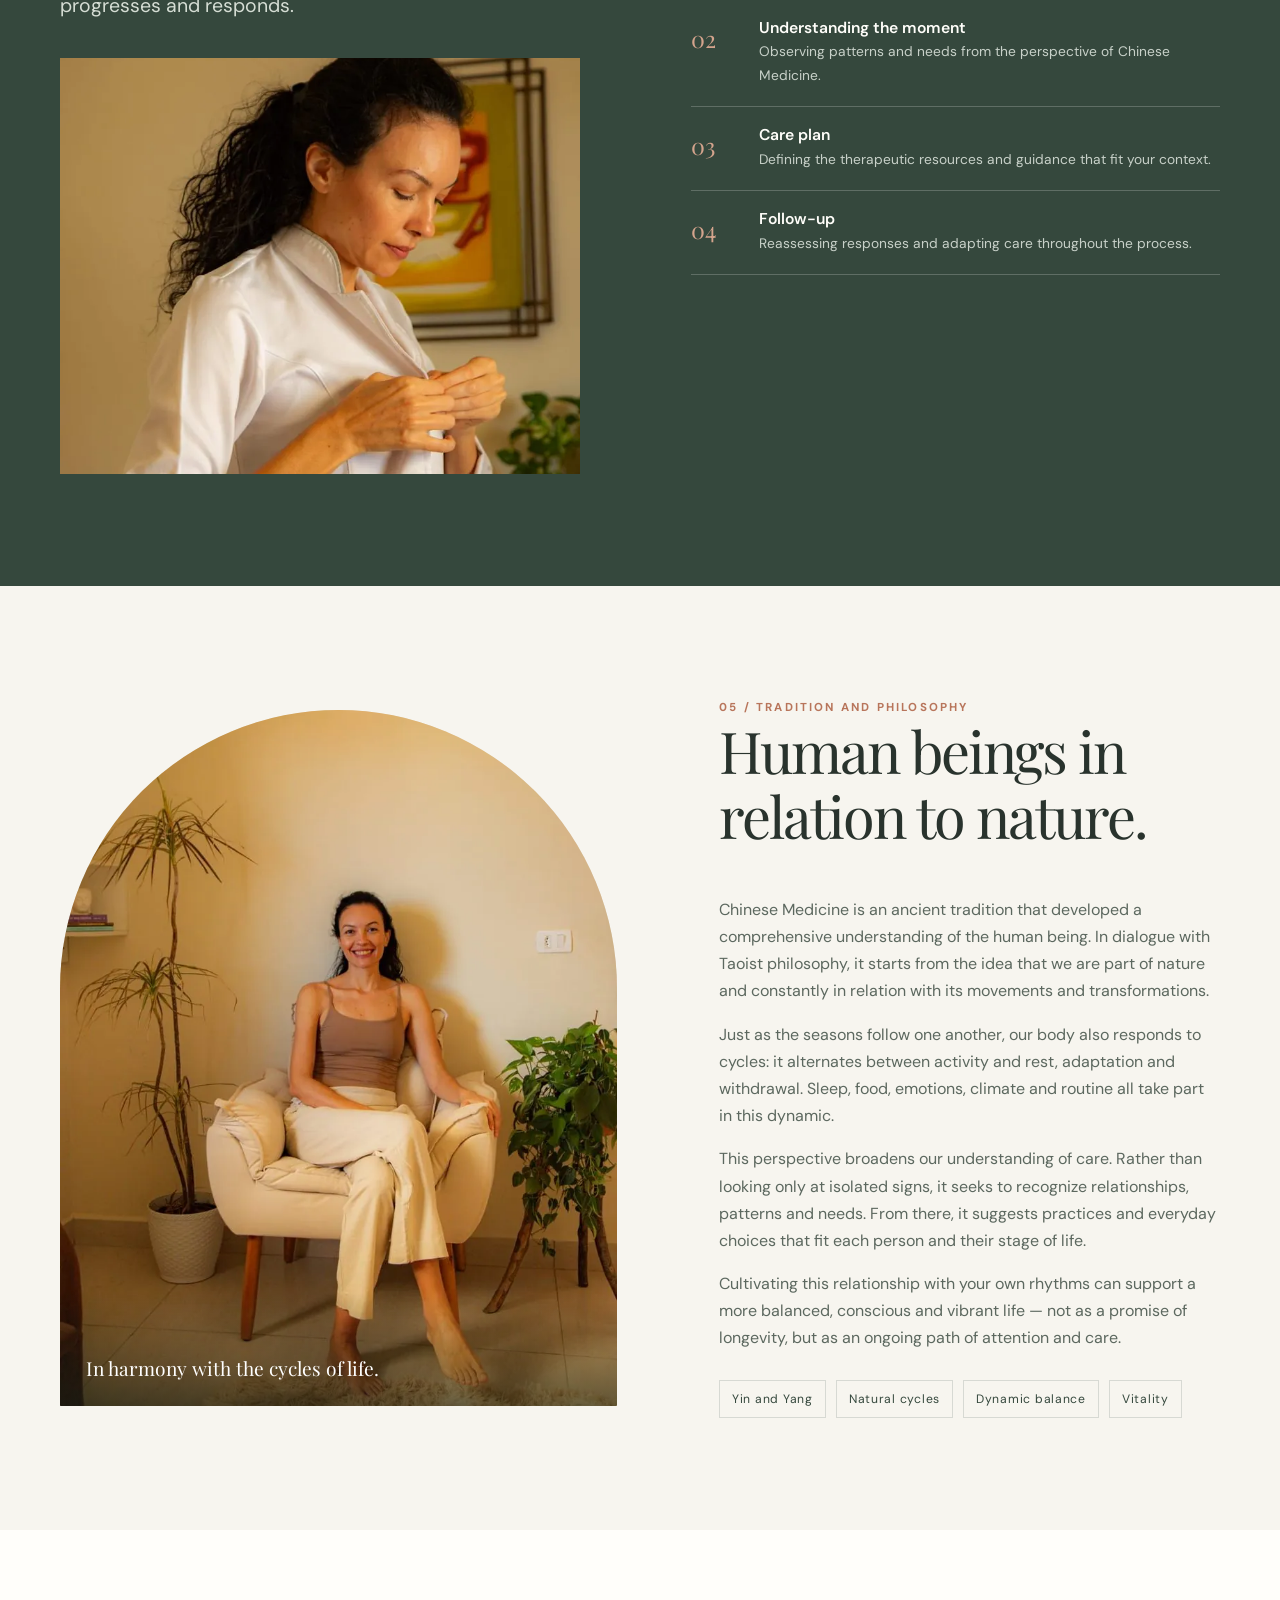
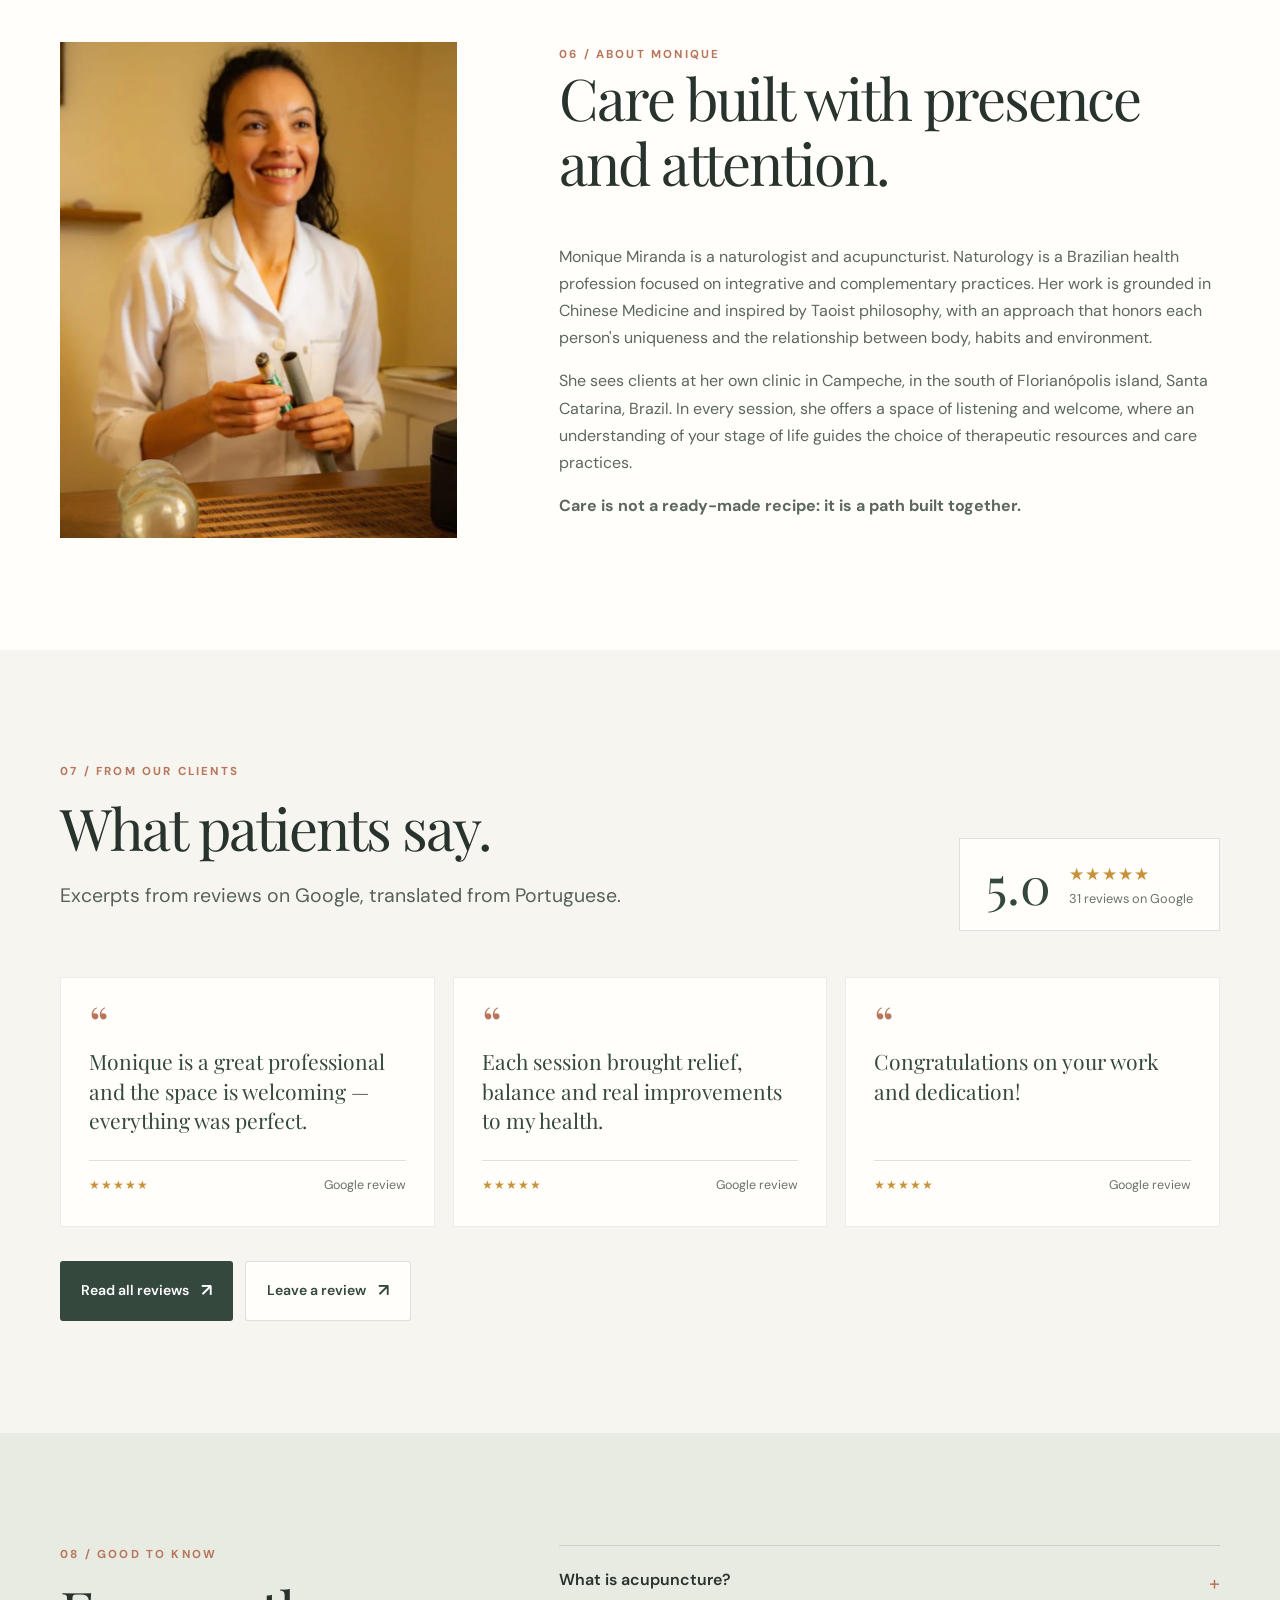
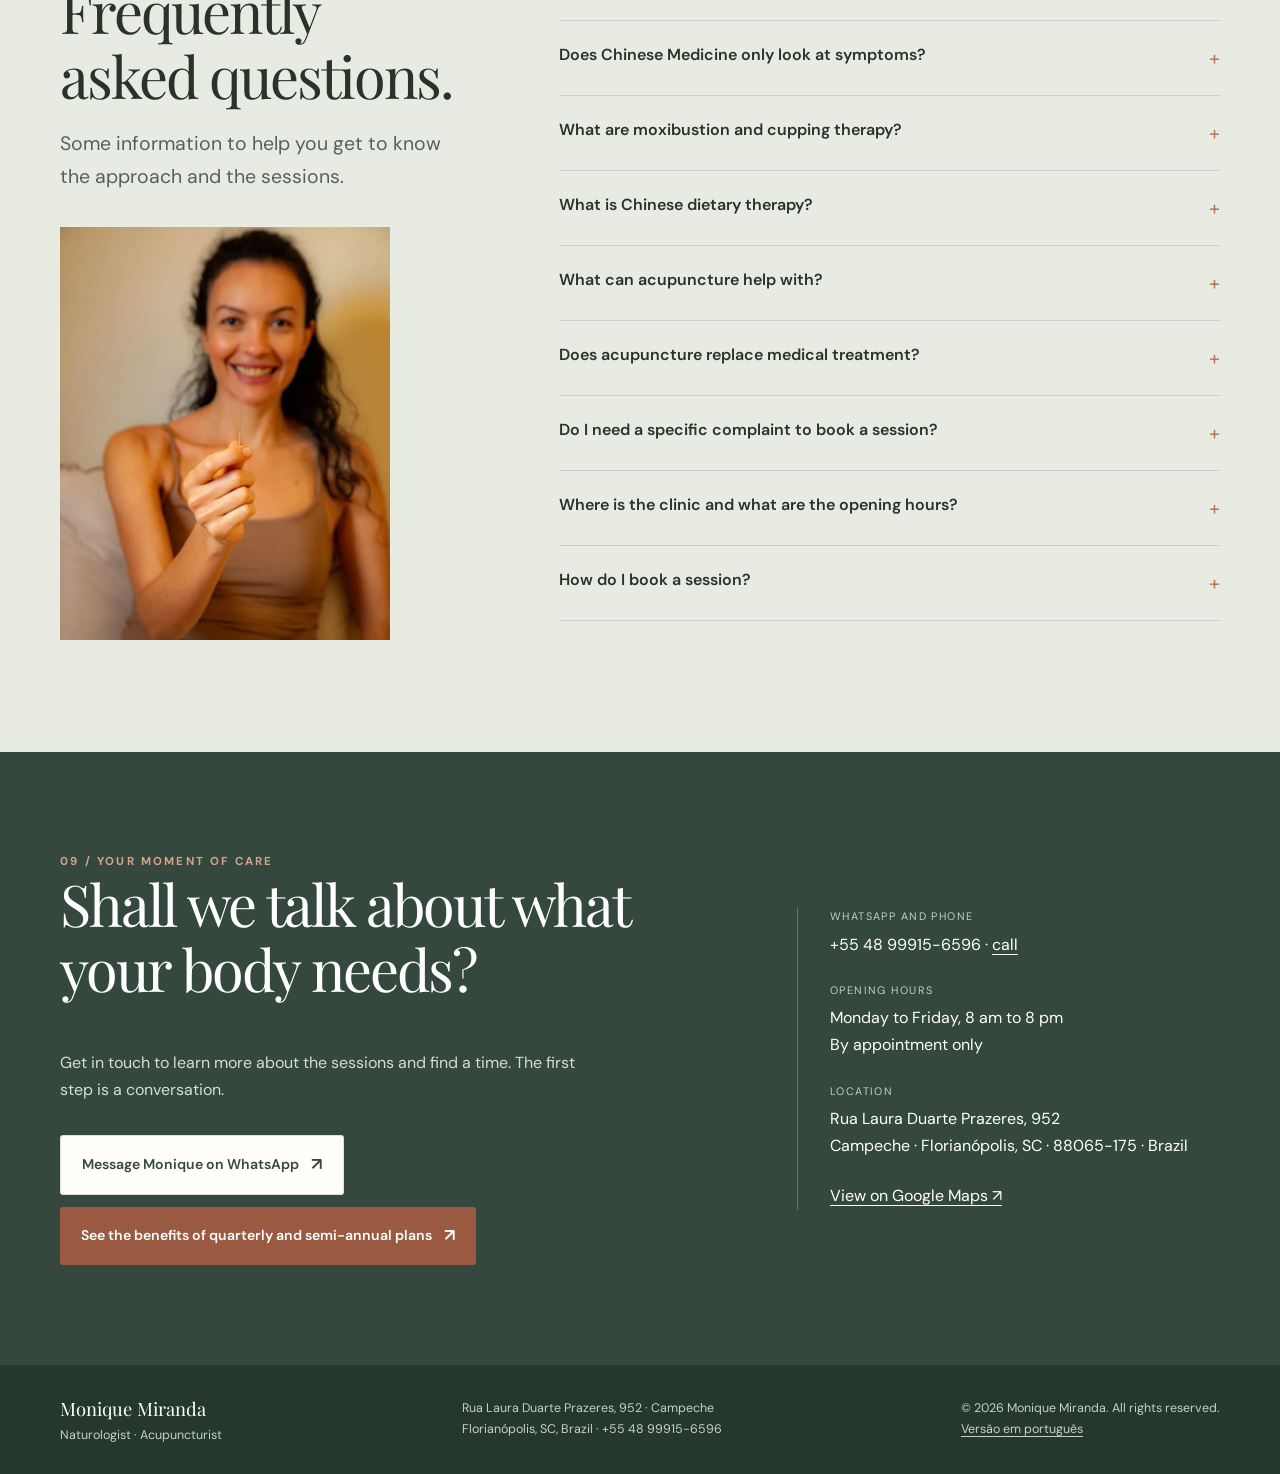
<file: en/index.html>
<!doctype html>
<html lang="en">
<head>
  <meta charset="utf-8">
  <meta name="viewport" content="width=device-width, initial-scale=1">
  <!-- SEO: troque https://www.SEUDOMINIO.com.br pelo domínio real (mesma troca feita no index.html em português). -->
  <title>Acupuncture in Campeche, Florianópolis | Monique Miranda</title>
  <meta name="description" content="Acupuncture and Chinese Medicine in Campeche, Florianópolis, Brazil: complementary care for anxiety, insomnia, pain, migraine and PMS with Monique Miranda.">
  <meta name="robots" content="index, follow, max-image-preview:large, max-snippet:-1, max-video-preview:-1">
  <meta name="author" content="Monique Miranda">
  <meta name="theme-color" content="#35483d">
  <meta name="geo.region" content="BR-SC">
  <meta name="geo.placename" content="Campeche, Florianópolis">
  <meta name="geo.position" content="-27.6849678;-48.5030373">
  <meta name="ICBM" content="-27.6849678, -48.5030373">
  <link rel="canonical" href="https://www.SEUDOMINIO.com.br/en/">
  <link rel="alternate" hreflang="pt-BR" href="https://www.SEUDOMINIO.com.br/">
  <link rel="alternate" hreflang="en" href="https://www.SEUDOMINIO.com.br/en/">
  <link rel="alternate" hreflang="x-default" href="https://www.SEUDOMINIO.com.br/">
  <link rel="alternate" type="text/markdown" title="Summary for AI assistants" href="https://www.SEUDOMINIO.com.br/llms.txt">

  <link rel="icon" href="../favicon.ico" sizes="48x48">
  <link rel="icon" type="image/png" sizes="32x32" href="../assets/img/favicon-32.png">
  <link rel="apple-touch-icon" href="../assets/img/apple-touch-icon.png">
  <link rel="manifest" href="../site.webmanifest">

  <meta property="og:type" content="website">
  <meta property="og:locale" content="en_US">
  <meta property="og:locale:alternate" content="pt_BR">
  <meta property="og:site_name" content="Monique Miranda · Naturologist and Acupuncturist">
  <meta property="og:url" content="https://www.SEUDOMINIO.com.br/en/">
  <meta property="og:title" content="Acupuncture in Campeche, Florianópolis | Monique Miranda">
  <meta property="og:description" content="Acupuncture and Chinese Medicine with individualized care in Campeche, Florianópolis, Brazil. Book via WhatsApp.">
  <meta property="og:image" content="https://www.SEUDOMINIO.com.br/assets/img/og-image.jpg">
  <meta property="og:image:width" content="1200">
  <meta property="og:image:height" content="630">
  <meta property="og:image:alt" content="Logo of Monique Miranda, naturologist and acupuncturist, next to her photo at the clinic">
  <meta name="twitter:card" content="summary_large_image">
  <meta name="twitter:title" content="Acupuncture in Campeche, Florianópolis | Monique Miranda">
  <meta name="twitter:description" content="Acupuncture and Chinese Medicine with individualized care in Campeche, Florianópolis, Brazil.">
  <meta name="twitter:image" content="https://www.SEUDOMINIO.com.br/assets/img/og-image.jpg">

  <link rel="preload" as="image" href="../assets/video/ventosaterapia-poster.jpg" fetchpriority="high">
  <script type="application/ld+json">
  {
    "@context": "https://schema.org",
    "@graph": [
      {
        "@type": "WebPage",
        "@id": "https://www.SEUDOMINIO.com.br/en/#webpage",
        "url": "https://www.SEUDOMINIO.com.br/en/",
        "name": "Acupuncture in Campeche, Florianópolis | Monique Miranda",
        "description": "Acupuncture, moxibustion, cupping therapy and Chinese Medicine in Campeche, Florianópolis, Brazil, with individualized care.",
        "inLanguage": "en",
        "isPartOf": { "@id": "https://www.SEUDOMINIO.com.br/#website" },
        "about": { "@id": "https://www.SEUDOMINIO.com.br/#negocio" },
        "primaryImageOfPage": "https://www.SEUDOMINIO.com.br/assets/img/og-image.jpg",
        "dateModified": "2026-11-19"
      },
      {
        "@type": "HealthAndBeautyBusiness",
        "@id": "https://www.SEUDOMINIO.com.br/#negocio",
        "name": "Monique Miranda - Naturóloga | Acupunturista",
        "alternateName": "Monique Miranda Acupuncture",
        "description": "Acupuncture and Chinese Medicine with an integrative, individualized approach grounded in Taoist philosophy, in the Campeche neighborhood of Florianópolis, Santa Catarina, Brazil.",
        "url": "https://www.SEUDOMINIO.com.br/en/",
        "logo": "https://www.SEUDOMINIO.com.br/assets/img/icon-512.png",
        "image": [
          "https://www.SEUDOMINIO.com.br/assets/img/og-image.jpg",
          "https://www.SEUDOMINIO.com.br/assets/img/monique-consultorio.jpg",
          "https://www.SEUDOMINIO.com.br/assets/img/monique-moxa-sorrindo.jpg"
        ],
        "telephone": "+55 48 99915-6596",
        "address": {
          "@type": "PostalAddress",
          "streetAddress": "Rua Laura Duarte Prazeres, 952 - Campeche",
          "addressLocality": "Florianópolis",
          "addressRegion": "SC",
          "postalCode": "88065-175",
          "addressCountry": "BR"
        },
        "geo": { "@type": "GeoCoordinates", "latitude": -27.6849678, "longitude": -48.5030373 },
        "hasMap": "https://maps.google.com/?cid=16245866027473248860",
        "sameAs": ["https://maps.google.com/?cid=16245866027473248860"],
        "openingHoursSpecification": [
          {
            "@type": "OpeningHoursSpecification",
            "dayOfWeek": ["Monday", "Tuesday", "Wednesday", "Thursday", "Friday"],
            "opens": "08:00",
            "closes": "20:00"
          }
        ],
        "areaServed": [
          { "@type": "Place", "name": "Campeche, Florianópolis - SC" },
          { "@type": "City", "name": "Florianópolis" }
        ],
        "founder": { "@id": "https://www.SEUDOMINIO.com.br/#monique" },
        "employee": { "@id": "https://www.SEUDOMINIO.com.br/#monique" },
        "knowsAbout": ["Acupuncture", "Traditional Chinese Medicine", "Naturology", "Moxibustion", "Cupping therapy", "Auriculotherapy", "Therapeutic massage", "Chinese dietary therapy", "Taoist philosophy", "Acupuncture for anxiety", "Acupuncture for stress", "Acupuncture for insomnia", "Acupuncture for chronic pain", "Acupuncture for migraine", "Acupuncture for fibromyalgia", "Acupuncture for menstrual cramps and PMS", "Acupuncture for menopause symptoms", "Acupuncture for constipation", "Acupuncture for rhinitis"],
        "hasOfferCatalog": {
          "@type": "OfferCatalog",
          "name": "Therapeutic resources",
          "itemListElement": [
            { "@type": "Offer", "itemOffered": { "@type": "Service", "name": "Acupuncture", "description": "Stimulation of specific points on the body with very fine needles, chosen on an individual basis." } },
            { "@type": "Offer", "itemOffered": { "@type": "Service", "name": "Moxibustion", "description": "Use of the heat of mugwort (moxa) on specific points of the body." } },
            { "@type": "Offer", "itemOffered": { "@type": "Service", "name": "Cupping therapy", "description": "Glass cups that create gentle suction on the skin." } },
            { "@type": "Offer", "itemOffered": { "@type": "Service", "name": "Auriculotherapy", "description": "Stimulation of specific points on the ear within the Chinese Medicine approach." } },
            { "@type": "Offer", "itemOffered": { "@type": "Service", "name": "Therapeutic massage", "description": "Massage aimed at relaxation and relief of muscle tension." } },
            { "@type": "Offer", "itemOffered": { "@type": "Service", "name": "Chinese dietary therapy", "description": "Dietary guidance based on the characteristics of foods and individual needs." } }
          ]
        }
      },
      {
        "@type": "VideoObject",
        "name": "Cupping therapy at Monique Miranda's clinic",
        "description": "Glass cups applied with the traditional fire technique, one of the Chinese Medicine resources used in sessions.",
        "thumbnailUrl": "https://www.SEUDOMINIO.com.br/assets/video/ventosaterapia-poster.jpg",
        "contentUrl": "https://www.SEUDOMINIO.com.br/assets/video/ventosaterapia.mp4",
        "uploadDate": "2026-11-03",
        "duration": "PT21S",
        "inLanguage": "en"
      },
      {
        "@type": "FAQPage",
        "@id": "https://www.SEUDOMINIO.com.br/en/#faq",
        "inLanguage": "en",
        "mainEntity": [
          { "@type": "Question", "name": "What is acupuncture?", "acceptedAnswer": { "@type": "Answer", "text": "A therapeutic practice from Chinese Medicine that uses very fine needles inserted at specific points on the body. How it is applied depends on each person's assessment and care goals." } },
          { "@type": "Question", "name": "Does Chinese Medicine only look at symptoms?", "acceptedAnswer": { "@type": "Answer", "text": "No. Its traditional approach seeks to understand the person as a whole, looking at signs, habits, emotions, diet, sleep and life context to guide care." } },
          { "@type": "Question", "name": "What are moxibustion and cupping therapy?", "acceptedAnswer": { "@type": "Answer", "text": "They are traditional Chinese Medicine resources. Moxibustion uses the heat of mugwort on specific points of the body; cupping uses cups that create gentle suction on the skin. Their use depends on the individual assessment." } },
          { "@type": "Question", "name": "What is Chinese dietary therapy?", "acceptedAnswer": { "@type": "Answer", "text": "A traditional approach to food that considers the characteristics of each food and how they relate to individual needs. Guidance is tailored to each person's context and routine." } },
          { "@type": "Question", "name": "What can acupuncture help with?", "acceptedAnswer": { "@type": "Answer", "text": "Acupuncture and Chinese Medicine can be used as complementary care for concerns such as anxiety, stress, depression, insomnia, acute and chronic pain, migraine, fibromyalgia, menstrual cramps, PMS, menopause symptoms, constipation and rhinitis. Each case is assessed individually." } },
          { "@type": "Question", "name": "Does acupuncture replace medical treatment?", "acceptedAnswer": { "@type": "Answer", "text": "No. Acupuncture and Chinese Medicine are complementary care and can go hand in hand with medical, psychological or other health professional follow-up. Prescribed medication should not be stopped without medical advice." } },
          { "@type": "Question", "name": "Do I need a specific complaint to book a session?", "acceptedAnswer": { "@type": "Answer", "text": "Not necessarily. Sessions are also for people who want to look after their habits, find more balance and build a more attentive relationship with their own health." } },
          { "@type": "Question", "name": "Where is the clinic and what are the opening hours?", "acceptedAnswer": { "@type": "Answer", "text": "The clinic is at Rua Laura Duarte Prazeres, 952, in Campeche, Florianópolis, Santa Catarina, Brazil. Sessions are Monday to Friday, 8 am to 8 pm, by appointment." } },
          { "@type": "Question", "name": "How do I book a session?", "acceptedAnswer": { "@type": "Answer", "text": "Send a WhatsApp message to +55 48 99915-6596 to talk about the sessions, ask questions and check available times." } }
        ]
      }
    ]
  }
  </script>
  <link rel="preconnect" href="https://fonts.googleapis.com">
  <link rel="preconnect" href="https://fonts.gstatic.com" crossorigin>
  <link href="https://fonts.googleapis.com/css2?family=DM+Sans:wght@400;500;600;700&family=Playfair+Display:wght@400;500;600&display=swap" rel="stylesheet">
  <link rel="stylesheet" href="../assets/css/site.css">
</head>
<body>
<header>
  <div class="wrap nav">
    <a class="brand" href="#home" aria-label="Monique Miranda, home">
      <img src="../assets/img/logo-simbolo.png" alt="" width="200" height="391">
      <span class="brand-text"><strong>Monique Miranda</strong><span>Naturologist · Acupuncturist</span></span>
    </a>
    <a class="lang-mobile" href="../" hreflang="pt-BR" lang="pt-BR" title="Versão em português">PT</a>
    <button class="menu" aria-label="Open menu" aria-expanded="false" aria-controls="main-menu">☰</button>
    <nav class="navlinks" id="main-menu" aria-label="Main navigation">
      <a href="#approach">Approach</a><a href="#treatment">Treatment</a><a href="#conditions">Conditions</a><a href="#tradition">Chinese Medicine</a><a href="#about">About</a><a href="#reviews">Reviews</a><a class="lang" href="../" hreflang="pt-BR" lang="pt-BR" title="Versão em português">PT</a>
      <a class="nav-cta" href="https://wa.me/5548999156596?text=Hello%2C%20Monique!" target="_blank" rel="noopener">Book a session ↗</a>
    </nav>
  </div>
</header>

<main>
  <section class="wrap hero" id="home">
    <div class="hero-copy">
      <h1 class="eyebrow">Acupuncture and Chinese Medicine in Campeche, Florianópolis</h1>
      <p class="display">Listen to the body.<br><em>Cultivate balance.</em></p>
      <p class="lead">An individualized approach to health, grounded in Chinese Medicine and Taoist philosophy. Care for pain, symptoms and imbalances that respects your rhythms, strengthens your vitality and cultivates a life with more presence.</p>
      <div class="hero-actions">
        <a class="btn" href="https://wa.me/5548999156596?text=Hello%2C%20Monique!" target="_blank" rel="noopener">Book via WhatsApp <span class="arrow">↗</span></a>
        <a class="btn light" href="#approach">Discover the approach <span class="arrow">↓</span></a>
        <a class="btn plans" href="https://wa.me/5548999156596?text=Hello%2C%20Monique!%20I%27d%20like%20to%20know%20the%20benefits%20of%20the%20quarterly%20and%20semi-annual%20plans." target="_blank" rel="noopener">See the benefits of quarterly and semi-annual plans <span class="arrow">↗</span></a>
      </div>
      <p class="hero-note">ACUPUNCTURE · CHINESE MEDICINE · NATUROLOGY · FLORIANÓPOLIS, BRAZIL</p>
    </div>
    <div class="hero-visual">
      <figure class="photo hero-media">
        <video src="../assets/video/ventosaterapia.mp4" poster="../assets/video/ventosaterapia-poster.jpg" autoplay muted loop playsinline preload="auto" aria-label="Monique applying glass cups with the fire technique on a patient's back"></video>
        <button class="video-toggle" type="button" aria-label="Pause video">❚❚</button>
      </figure>
      <a class="rating-badge" href="#reviews"><b>5.0 <span class="stars" aria-hidden="true">★★★★★</span></b>31 reviews on Google</a>
      <div class="art-caption"><small>Cupping therapy</small>Nature shows the path to balance.</div>
    </div>
  </section>

  <section class="section intro" id="approach">
    <div class="wrap intro-grid">
      <div class="intro-aside"><div class="number">01</div><div><div class="eyebrow">An integrated view</div><p style="margin:7px 0 0;color:var(--muted)">Care that considers the whole person.</p></div></div>
      <div class="intro-text">
        <div class="section-head" style="margin-bottom:25px"><h2>Health is more than the absence of symptoms.</h2></div>
        <p>Acupuncture and the practices of Chinese Medicine are part of an integrative approach that considers the body, the mind, the emotions and our relationship with the environment. Through traditional therapeutic resources, care seeks to support self-regulation, ease discomfort and help the body's functions find balance.</p>
        <p>The aim is to look beyond the immediate complaint: to understand what your body is telling you and, together, build possible paths toward a life with more well-being, energy and vitality.</p>
        <div class="quote">“Caring for your health also means learning to recognize your body's own rhythms and needs.”</div>
      </div>
    </div>
  </section>

  <section class="section practice" id="treatment">
    <div class="wrap">
      <div class="section-head">
        <div class="eyebrow">02 / Care in practice</div>
        <h2>Treatment that considers the whole of you.</h2>
        <p class="lead">Chinese Medicine brings together different resources and guidance that can be combined according to each person, their stage of life and their needs.</p>
      </div>
      <div class="practice-grid">
        <article class="practice-card"><div class="card-index">01</div><h3>Acupuncture</h3><p>By stimulating specific points on the body, acupuncture seeks to modulate physiological responses and support balance. The choice of points and the course of treatment are tailored to each person.</p></article>
        <article class="practice-card"><div class="card-index">02</div><h3>Habits and dietary therapy</h3><p>Food, sleep, movement and routine are all part of care. Chinese dietary therapy considers the qualities of foods and how they relate to each person's needs, offering practical guidance for everyday life.</p></article>
        <article class="practice-card"><div class="card-index">03</div><h3>An individual approach</h3><p>There is no single formula for everyone. Listening, observation and an understanding of your context guide a care plan that fits your constitution, your complaints and your stage of life.</p></article>
      </div>

      <div class="resources">
        <div>
          <div class="eyebrow">At the clinic</div>
          <h3>Traditional resources, applied with care.</h3>
        </div>
        <div>
          <p>Beyond needles, Chinese Medicine offers complementary techniques such as the warmth of moxibustion and cupping therapy. Each resource is chosen according to the assessment and each person's moment.</p>
          <div class="chips"><span>Acupuncture</span><span>Moxibustion</span><span>Cupping therapy</span><span>Auriculotherapy</span><span>Therapeutic massage</span><span>Chinese dietary therapy</span></div>
        </div>
      </div>
      <div class="media-grid">
        <figure class="photo">
          <img src="../assets/img/ventosas-preparo.webp" alt="Monique opening her treatment case, with glass cups on the table" width="800" height="1200" loading="lazy" style="object-position:50% 72%">
          <figcaption>Cupping therapy<small>Glass cups applied with the traditional technique</small></figcaption>
        </figure>
        <figure class="photo">
          <img src="../assets/img/acupuntura-moxabustao.webp" alt="Moxa stick warming acupuncture needles placed on a patient's back" width="1200" height="1200" loading="lazy">
          <figcaption>Acupuncture and moxa<small>Warmth combined with needles</small></figcaption>
        </figure>
        <figure class="photo">
          <img src="../assets/img/bastao-moxa.webp" alt="Monique holding a lit moxa stick next to glass cups" width="800" height="1200" loading="lazy" style="object-position:30% 55%">
          <figcaption>Moxibustion<small>The warmth of mugwort on specific points</small></figcaption>
        </figure>
      </div>
    </div>
  </section>

  <section class="section conditions" id="conditions">
    <div class="wrap">
      <div class="section-head">
        <div class="eyebrow">03 / Conditions</div>
        <h2>How acupuncture can help.</h2>
        <p class="lead">Acupuncture and Chinese Medicine can be used as complementary care for a range of health conditions. Some examples of concerns seen at the clinic:</p>
      </div>
      <div class="cond-grid">
        <div class="cond"><h3>Emotions and sleep</h3><ul><li>Anxiety</li><li>Stress</li><li>Depression</li><li>Insomnia</li></ul></div>
        <div class="cond"><h3>Pain</h3><ul><li>Acute and chronic pain</li><li>Migraine</li><li>Fibromyalgia</li></ul></div>
        <div class="cond"><h3>Women's health</h3><ul><li>Menstrual cramps</li><li>PMS</li><li>Menopause symptoms</li></ul></div>
        <div class="cond"><h3>Digestion and breathing</h3><ul><li>Constipation</li><li>Rhinitis</li></ul></div>
      </div>
      <div class="cond-foot">
        <p class="cond-note">Sessions are complementary care: they do not replace medical or psychological follow-up, and prescribed medication should not be stopped without medical advice. Each case is assessed individually, and responses vary from person to person.</p>
        <a class="btn" href="https://wa.me/5548999156596?text=Hello%2C%20Monique!" target="_blank" rel="noopener">Tell us your concern on WhatsApp <span class="arrow">↗</span></a>
      </div>
    </div>
  </section>

  <section class="section individual" id="how-it-works">
    <div class="wrap individual-grid">
      <div>
        <div class="eyebrow">04 / Every person, a path</div>
        <h2>Treatment begins with listening.</h2>
        <p class="lead">In Chinese Medicine, understanding the individual is an essential part of care. The therapeutic plan is built from a broad assessment and can be adjusted as each person progresses and responds.</p>
        <figure class="photo individual-photo">
          <img src="../assets/img/monique-preparo.webp" alt="Monique buttoning her white coat as she prepares for a session" width="800" height="1200" loading="lazy">
        </figure>
      </div>
      <div class="steps">
        <div class="step"><b>01</b><div><h3>Listening and assessment</h3><p>Getting to know your history, your complaints, your habits and what you want to care for.</p></div></div>
        <div class="step"><b>02</b><div><h3>Understanding the moment</h3><p>Observing patterns and needs from the perspective of Chinese Medicine.</p></div></div>
        <div class="step"><b>03</b><div><h3>Care plan</h3><p>Defining the therapeutic resources and guidance that fit your context.</p></div></div>
        <div class="step"><b>04</b><div><h3>Follow-up</h3><p>Reassessing responses and adapting care throughout the process.</p></div></div>
      </div>
    </div>
  </section>

  <section class="section tradition" id="tradition">
    <div class="wrap tradition-grid">
      <figure class="photo nature-photo">
        <img src="../assets/img/monique-consultorio.webp" alt="Monique Miranda smiling, seated in an armchair at the clinic among plants" width="800" height="1200" loading="lazy">
        <figcaption>In harmony with the cycles of life.</figcaption>
      </figure>
      <div class="tradition-copy">
        <div class="eyebrow">05 / Tradition and philosophy</div>
        <h2>Human beings in relation to nature.</h2>
        <p>Chinese Medicine is an ancient tradition that developed a comprehensive understanding of the human being. In dialogue with Taoist philosophy, it starts from the idea that we are part of nature and constantly in relation with its movements and transformations.</p>
        <p>Just as the seasons follow one another, our body also responds to cycles: it alternates between activity and rest, adaptation and withdrawal. Sleep, food, emotions, climate and routine all take part in this dynamic.</p>
        <p>This perspective broadens our understanding of care. Rather than looking only at isolated signs, it seeks to recognize relationships, patterns and needs. From there, it suggests practices and everyday choices that fit each person and their stage of life.</p>
        <p>Cultivating this relationship with your own rhythms can support a more balanced, conscious and vibrant life — not as a promise of longevity, but as an ongoing path of attention and care.</p>
        <div class="principles"><span>Yin and Yang</span><span>Natural cycles</span><span>Dynamic balance</span><span>Vitality</span></div>
      </div>
    </div>
  </section>

  <section class="section about" id="about">
    <div class="wrap about-grid">
      <figure class="photo about-photo">
        <img src="../assets/img/monique-moxa-sorrindo.webp" alt="Portrait of Monique Miranda in a white coat, smiling and holding a moxa stick at the clinic" width="800" height="1200" loading="lazy">
      </figure>
      <div class="about-copy">
        <div class="eyebrow">06 / About Monique</div>
        <h2>Care built with presence and attention.</h2>
        <p>Monique Miranda is a naturologist and acupuncturist. Naturology is a Brazilian health profession focused on integrative and complementary practices. Her work is grounded in Chinese Medicine and inspired by Taoist philosophy, with an approach that honors each person's uniqueness and the relationship between body, habits and environment.</p>
        <p>She sees clients at her own clinic in Campeche, in the south of Florianópolis island, Santa Catarina, Brazil. In every session, she offers a space of listening and welcome, where an understanding of your stage of life guides the choice of therapeutic resources and care practices.</p>
        <p><strong>Care is not a ready-made recipe: it is a path built together.</strong></p>
      </div>
    </div>
  </section>

  <section class="section reviews" id="reviews">
    <div class="wrap">
      <div class="reviews-top">
        <div class="section-head">
          <div class="eyebrow">07 / From our clients</div>
          <h2>What patients say.</h2>
          <p class="lead">Excerpts from reviews on Google, translated from Portuguese.</p>
        </div>
        <div class="score" aria-label="Average rating 5.0 out of 5, based on 31 Google reviews">
          <b>5.0</b>
          <div><span class="stars" aria-hidden="true">★★★★★</span><small>31 reviews on Google</small></div>
        </div>
      </div>
      <div class="review-grid">
        <figure class="review">
          <blockquote>Monique is a great professional and the space is welcoming — everything was perfect.</blockquote>
          <figcaption><span class="stars" aria-label="5 stars">★★★★★</span><span>Google review</span></figcaption>
        </figure>
        <figure class="review">
          <blockquote>Each session brought relief, balance and real improvements to my health.</blockquote>
          <figcaption><span class="stars" aria-label="5 stars">★★★★★</span><span>Google review</span></figcaption>
        </figure>
        <figure class="review">
          <blockquote>Congratulations on your work and dedication!</blockquote>
          <figcaption><span class="stars" aria-label="5 stars">★★★★★</span><span>Google review</span></figcaption>
        </figure>
      </div>
      <div class="reviews-actions">
        <a class="btn" href="https://search.google.com/local/reviews?placeid=ChIJoRf10305J5URXCIh5BPpdOE&amp;hl=en" target="_blank" rel="noopener">Read all reviews <span class="arrow">↗</span></a>
        <a class="btn light" href="https://search.google.com/local/writereview?placeid=ChIJoRf10305J5URXCIh5BPpdOE&amp;hl=en" target="_blank" rel="noopener">Leave a review <span class="arrow">↗</span></a>
      </div>
    </div>
  </section>

  <section class="section faq" id="faq">
    <div class="wrap faq-grid">
      <div>
        <div class="section-head" style="margin:0">
          <div class="eyebrow">08 / Good to know</div>
          <h2>Frequently asked questions.</h2>
          <p class="lead">Some information to help you get to know the approach and the sessions.</p>
        </div>
        <figure class="photo faq-photo">
          <img src="../assets/img/agulha-acupuntura.webp" alt="Monique smiling and showing a very fine acupuncture needle" width="800" height="1200" loading="lazy">
        </figure>
      </div>
      <div>
        <details><summary>What is acupuncture?</summary><p>A therapeutic practice from Chinese Medicine that uses very fine needles inserted at specific points on the body. How it is applied depends on each person's assessment and care goals.</p></details>
        <details><summary>Does Chinese Medicine only look at symptoms?</summary><p>No. Its traditional approach seeks to understand the person as a whole, looking at signs, habits, emotions, diet, sleep and life context to guide care.</p></details>
        <details><summary>What are moxibustion and cupping therapy?</summary><p>They are traditional Chinese Medicine resources. Moxibustion uses the heat of mugwort on specific points of the body; cupping uses cups that create gentle suction on the skin. Their use depends on the individual assessment.</p></details>
        <details><summary>What is Chinese dietary therapy?</summary><p>A traditional approach to food that considers the characteristics of each food and how they relate to individual needs. Guidance is tailored to each person's context and routine.</p></details>
        <details><summary>What can acupuncture help with?</summary><p>Acupuncture and Chinese Medicine can be used as complementary care for concerns such as anxiety, stress, depression, insomnia, acute and chronic pain, migraine, fibromyalgia, menstrual cramps, PMS, menopause symptoms, constipation and rhinitis. Each case is assessed individually. <a href="#conditions" style="text-decoration:underline;text-underline-offset:3px">See conditions</a></p></details>
        <details><summary>Does acupuncture replace medical treatment?</summary><p>No. Acupuncture and Chinese Medicine are complementary care and can go hand in hand with medical, psychological or other health professional follow-up. Prescribed medication should not be stopped without medical advice.</p></details>
        <details><summary>Do I need a specific complaint to book a session?</summary><p>Not necessarily. Sessions are also for people who want to look after their habits, find more balance and build a more attentive relationship with their own health.</p></details>
        <details><summary>Where is the clinic and what are the opening hours?</summary><p>The clinic is at Rua Laura Duarte Prazeres, 952, in Campeche, Florianópolis, Santa Catarina, Brazil. Sessions are Monday to Friday, 8 am to 8 pm, by appointment.</p></details>
        <details><summary>How do I book a session?</summary><p>Send a WhatsApp message to +55 48 99915-6596 to talk about the sessions, ask questions and check available times.</p></details>
      </div>
    </div>
  </section>

  <section class="contact" id="contact">
    <div class="wrap contact-grid">
      <div>
        <div class="eyebrow">09 / Your moment of care</div>
        <h2>Shall we talk about what your body needs?</h2>
        <p>Get in touch to learn more about the sessions and find a time. The first step is a conversation.</p>
        <div class="hero-actions">
          <a class="btn light" href="https://wa.me/5548999156596?text=Hello%2C%20Monique!" target="_blank" rel="noopener">Message Monique on WhatsApp <span class="arrow">↗</span></a>
          <a class="btn plans" href="https://wa.me/5548999156596?text=Hello%2C%20Monique!%20I%27d%20like%20to%20know%20the%20benefits%20of%20the%20quarterly%20and%20semi-annual%20plans." target="_blank" rel="noopener">See the benefits of quarterly and semi-annual plans <span class="arrow">↗</span></a>
        </div>
      </div>
      <address class="contact-info" style="font-style:normal">
        <small>WhatsApp and phone</small><p><a href="https://wa.me/5548999156596?text=Hello%2C%20Monique!" target="_blank" rel="noopener">+55 48 99915-6596</a> · <a href="tel:+5548999156596" style="text-decoration:underline;text-underline-offset:4px">call</a></p>
        <small>Opening hours</small><p>Monday to Friday, 8 am to 8 pm<br>By appointment only</p>
        <small>Location</small><p>Rua Laura Duarte Prazeres, 952<br>Campeche · Florianópolis, SC · 88065-175 · Brazil</p>
        <a href="https://maps.google.com/?cid=16245866027473248860&amp;hl=en" target="_blank" rel="noopener" style="text-decoration:underline;text-underline-offset:4px">View on Google Maps ↗</a>
      </address>
    </div>
  </section>
</main>

<footer>
  <div class="wrap footer-row">
    <div><div class="footer-brand">Monique Miranda</div><div>Naturologist · Acupuncturist</div></div>
    <div>Rua Laura Duarte Prazeres, 952 · Campeche<br>Florianópolis, SC, Brazil · +55 48 99915-6596</div>
    <div>© <span id="year">2026</span> Monique Miranda. All rights reserved.<br><span class="footer-lang"><a href="../" hreflang="pt-BR" lang="pt-BR">Versão em português</a></span></div>
  </div>
</footer>
<a class="floating" href="https://wa.me/5548999156596?text=Hello%2C%20Monique!" target="_blank" rel="noopener" aria-label="Book via WhatsApp">WhatsApp ↗</a>
<script src="../assets/js/site.js" defer></script>
</body>
</html>
</file>
<file: assets/css/site.css>
:root {
  --forest:#35483d; --forest-deep:#26372e; --sage:#aab7a3;
  --sage-light:#e7ebe2; --cream:#f7f5ef; --paper:#fffefa;
  --sand:#e8dfcf; --clay:#b8755b; --ink:#29332d; --muted:#69736b;
  --line:rgba(53,72,61,.16); --serif:"Playfair Display", Georgia, serif;
  --sans:"DM Sans", Arial, sans-serif; --max:1160px;
}
*{box-sizing:border-box}
html{scroll-behavior:smooth}
body{margin:0;background:var(--cream);color:var(--ink);font-family:var(--sans);line-height:1.7}
a{color:inherit;text-decoration:none}
img,video{display:block;max-width:100%}
button{font:inherit}
.wrap{width:min(var(--max), calc(100% - 48px));margin-inline:auto}
.eyebrow{font-size:.72rem;letter-spacing:.19em;text-transform:uppercase;font-weight:700;color:var(--clay)}
h1,h2,h3,p{margin-top:0}
h1,h2,h3,.display{font-family:var(--serif);font-weight:400;line-height:1.13}
.display{font-size:clamp(3.2rem,7vw,6.3rem);letter-spacing:-.045em}
h1.eyebrow{font-family:var(--sans);line-height:1.5;margin:0}
h2{font-size:clamp(2.35rem,4.5vw,4.2rem);letter-spacing:-.035em}
h3{font-size:1.55rem}
.lead{font-size:clamp(1.05rem,1.7vw,1.22rem);color:#566259;max-width:650px}
.btn{display:inline-flex;align-items:center;justify-content:center;gap:12px;padding:14px 21px;border-radius:3px;background:var(--forest);color:white;font-weight:600;font-size:.88rem;transition:.2s}
.btn:hover{background:var(--forest-deep);transform:translateY(-2px)}
.btn.light{background:var(--paper);color:var(--forest);border:1px solid var(--line)}
.btn.light:hover{background:var(--sage-light)}
.arrow{font-size:1.1rem}
.btn.plans{background:#9a5a42}
.btn.plans:hover{background:#7f4834}
.photo{margin:0;position:relative;overflow:hidden;background:var(--sand)}
.photo img,.photo video{width:100%;height:100%;object-fit:cover}

header{height:82px;display:flex;align-items:center;background:rgba(247,245,239,.94);border-bottom:1px solid var(--line);position:sticky;top:0;z-index:20;backdrop-filter:blur(12px)}
.nav{display:flex;align-items:center;justify-content:space-between;gap:24px}
.brand{display:flex;align-items:center;gap:12px}
.brand img{height:46px;width:auto}
.brand-text{display:flex;flex-direction:column;line-height:1.15}
.brand strong{font-family:var(--serif);font-size:1.35rem;font-weight:500;letter-spacing:.01em}
.brand-text span{font-size:.62rem;letter-spacing:.18em;text-transform:uppercase;color:var(--muted);margin-top:5px}
.navlinks{display:flex;align-items:center;gap:27px;font-size:.82rem;color:#4d5a50}
.navlinks a:hover{color:var(--clay)}
.navlinks .nav-cta{padding:10px 15px;border:1px solid var(--forest);color:var(--forest)}
.menu{display:none;background:none;border:0;color:var(--forest);font-size:1.7rem;padding:6px}

.hero{min-height:690px;display:grid;grid-template-columns:.92fr 1.08fr;align-items:center;gap:5vw;padding:75px 0 86px}
.hero-copy{padding:25px 0}
.hero .display{max-width:700px;margin:18px 0 24px}
.hero .display em{font-style:normal;color:var(--clay)}
.hero-actions{display:flex;gap:12px;flex-wrap:wrap;margin-top:32px}
.hero-note{margin-top:34px;font-size:.77rem;letter-spacing:.07em;color:var(--muted)}
.hero-visual{position:relative;width:100%;--leaf:6px 170px 6px 170px}
.hero-visual:before{content:"";position:absolute;inset:-20px -20px 20px 20px;border:1px solid rgba(53,72,61,.22);border-radius:var(--leaf)}
.hero-media{aspect-ratio:16/10;border-radius:var(--leaf);box-shadow:0 24px 60px rgba(40,60,45,.18);background:#d9d6cc}
.hero-media .video-toggle{top:14px;left:14px;right:auto}
.art-caption{position:absolute;bottom:-34px;left:-22px;background:var(--paper);padding:15px 20px;box-shadow:0 12px 35px #26372e16;font-family:var(--serif);font-size:1.05rem;max-width:270px;line-height:1.35}
.art-caption small{display:block;font-family:var(--sans);font-size:.7rem;letter-spacing:.14em;text-transform:uppercase;color:var(--clay);margin-bottom:4px}
.rating-badge{position:absolute;top:-22px;right:34px;background:var(--paper);padding:11px 16px;box-shadow:0 12px 35px #26372e16;font-size:.78rem;color:var(--muted);line-height:1.35;transition:.2s}
.rating-badge:hover{transform:translateY(-2px)}
.rating-badge b{display:block;font-family:var(--serif);font-size:1.25rem;font-weight:500;color:var(--forest)}
.stars{color:#c9923a;letter-spacing:.08em}

.section{padding:112px 0}
.section-head{max-width:760px;margin-bottom:52px}
.section-head h2{margin:13px 0 19px}
.intro{background:var(--paper)}
.intro-grid{display:grid;grid-template-columns:.78fr 1.22fr;gap:9vw;align-items:start}
.intro-aside{padding-top:10px}
.intro-aside .number{font-family:var(--serif);font-size:5rem;color:var(--sage);line-height:1}
.intro-text p{font-size:1.06rem;color:#566259}
.quote{font-family:var(--serif);font-size:1.75rem;line-height:1.35;color:var(--forest);border-left:2px solid var(--clay);padding-left:24px;margin:35px 0 0}

.practice{background:var(--sage-light)}
.practice-grid{display:grid;grid-template-columns:repeat(3,1fr);gap:18px}
.practice-card{background:rgba(255,254,250,.78);padding:32px 28px;min-height:285px;border:1px solid rgba(53,72,61,.09)}
.card-index{font-family:var(--serif);font-size:2.5rem;color:var(--clay);margin-bottom:28px}
.practice-card h3{margin-bottom:13px}
.practice-card p{font-size:.93rem;color:var(--muted);margin-bottom:0}
.resources{margin-top:64px;display:grid;grid-template-columns:.8fr 1.2fr;gap:6vw;align-items:end;margin-bottom:28px}
.resources h3{font-size:clamp(1.7rem,2.6vw,2.3rem);margin:12px 0 0}
.resources p{color:var(--muted);font-size:.95rem;margin:0}
.chips{display:flex;gap:8px;flex-wrap:wrap;margin-top:16px}
.chips span{font-size:.74rem;letter-spacing:.05em;padding:7px 11px;border:1px solid var(--line);color:var(--forest);background:rgba(255,254,250,.6)}
.media-grid{display:grid;grid-template-columns:repeat(3,1fr);gap:14px}
.media-grid .photo{height:420px}
.media-grid figcaption{position:absolute;left:0;right:0;bottom:0;padding:38px 18px 14px;color:white;font-size:.82rem;font-weight:600;letter-spacing:.03em;background:linear-gradient(transparent,rgba(20,32,25,.72))}
.media-grid figcaption small{display:block;font-weight:400;opacity:.85;font-size:.75rem}
.video-toggle{position:absolute;top:12px;right:12px;z-index:2;width:38px;height:38px;border-radius:50%;border:0;background:rgba(255,254,250,.88);color:var(--forest);cursor:pointer;font-size:.8rem}

.conditions{background:var(--paper)}
.cond-grid{display:grid;grid-template-columns:repeat(4,1fr);gap:28px}
.cond{border-top:2px solid var(--clay);padding-top:22px}
.cond h3{font-size:1.35rem;margin-bottom:12px}
.cond ul{list-style:none;margin:0;padding:0}
.cond li{padding:10px 0;border-bottom:1px solid var(--line);font-size:.95rem}
.cond-foot{margin-top:46px;display:flex;justify-content:space-between;align-items:center;gap:32px}
.cond-note{margin:0;padding:16px 22px;background:var(--sage-light);border-left:2px solid var(--forest);font-size:.86rem;color:#566259;max-width:720px}
.individual{background:var(--forest);color:var(--paper)}
.individual .eyebrow{color:#d4a48d}
.individual .lead{color:#d5ddd4}
.individual-grid{display:grid;grid-template-columns:1fr 1fr;gap:8vw;align-items:center}
.individual h2{max-width:580px}
.individual-photo{aspect-ratio:5/4;margin-top:36px;max-width:520px}
.individual-photo img{object-position:50% 42%}
.steps{border-top:1px solid #ffffff35}
.step{display:grid;grid-template-columns:52px 1fr;gap:16px;padding:19px 0;border-bottom:1px solid #ffffff35}
.step b{font-family:var(--serif);font-size:1.45rem;color:#d4a48d;font-weight:400}
.step h3{font-family:var(--sans);font-size:.98rem;font-weight:600;margin:0 0 4px}
.step p{font-size:.86rem;color:#c8d1c9;margin:0}

.tradition{background:var(--cream)}
.tradition-grid{display:grid;grid-template-columns:1fr .9fr;gap:8vw;align-items:center}
.nature-photo{aspect-ratio:4/5;border-radius:999px 999px 4px 4px}
.nature-photo img{object-position:50% 78%}
.nature-photo figcaption{position:absolute;left:0;right:0;bottom:0;padding:60px 26px 22px;font-family:var(--serif);font-size:1.2rem;color:white;background:linear-gradient(transparent,rgba(20,32,25,.6))}
.tradition-copy p{color:#5c685f}
.principles{display:flex;gap:10px;flex-wrap:wrap;margin-top:28px}
.principles span{font-size:.76rem;letter-spacing:.06em;padding:8px 12px;border:1px solid var(--line);color:var(--forest)}

.about{background:var(--paper)}
.about-grid{display:grid;grid-template-columns:.75fr 1.25fr;gap:8vw;align-items:center}
.about-photo{aspect-ratio:4/5}
.about-photo img{object-position:50% 28%}
.about-copy p{color:#5c685f}

.reviews{background:var(--cream)}
.reviews-top{display:flex;justify-content:space-between;align-items:end;gap:40px;margin-bottom:46px}
.reviews-top .section-head{margin:0}
.score{display:flex;align-items:center;gap:18px;padding:20px 26px;background:var(--paper);border:1px solid var(--line);flex-shrink:0}
.score b{font-family:var(--serif);font-size:3.2rem;font-weight:400;line-height:1;color:var(--forest)}
.score .stars{font-size:1.05rem}
.score small{display:block;color:var(--muted);font-size:.8rem}
.review-grid{display:grid;grid-template-columns:repeat(3,1fr);gap:18px}
.review{margin:0;background:var(--paper);border:1px solid rgba(53,72,61,.09);padding:30px 28px;display:flex;flex-direction:column;justify-content:space-between;gap:24px}
.review blockquote{margin:0;font-family:var(--serif);font-size:1.32rem;line-height:1.4;color:var(--forest)}
.review blockquote:before{content:"“";display:block;font-size:3rem;line-height:.6;color:var(--clay);margin-bottom:10px}
.review figcaption{font-size:.78rem;color:var(--muted);display:flex;justify-content:space-between;gap:10px;border-top:1px solid var(--line);padding-top:14px}
.reviews-actions{display:flex;gap:12px;flex-wrap:wrap;margin-top:34px}

.faq{background:var(--sage-light)}
.faq-grid{display:grid;grid-template-columns:.75fr 1.25fr;gap:8vw}
.faq-photo{aspect-ratio:4/5;max-width:330px;margin-top:34px}
.faq-photo img{object-position:50% 40%}
details{border-top:1px solid var(--line);padding:20px 0}
details:last-child{border-bottom:1px solid var(--line)}
summary{cursor:pointer;list-style:none;font-weight:600;display:flex;justify-content:space-between;gap:20px}
summary::-webkit-details-marker{display:none}
summary:after{content:"+";font-size:1.25rem;color:var(--clay);font-weight:400}
details[open] summary:after{content:"−"}
details p{color:var(--muted);font-size:.93rem;margin:14px 35px 0 0}

.contact{background:var(--forest);color:white;padding:100px 0}
.contact-grid{display:grid;grid-template-columns:1.2fr .8fr;gap:8vw;align-items:center}
.contact h2{max-width:650px}
.contact .eyebrow{color:#d4a48d}
.contact p{color:#d5ddd4;max-width:540px}
.contact-info{border-left:1px solid #ffffff3d;padding-left:32px}
.contact-info small{display:block;color:#c1cec3;text-transform:uppercase;letter-spacing:.13em;font-size:.68rem;margin-bottom:5px}
.contact-info p{margin-bottom:23px;color:white}
footer{background:var(--forest-deep);color:#c6d0c7;padding:28px 0;font-size:.78rem}
.footer-row{display:flex;justify-content:space-between;gap:20px;align-items:center}
.footer-brand{font-family:var(--serif);font-size:1.15rem;color:white}
.floating{position:fixed;right:22px;bottom:22px;z-index:15;border-radius:50px;padding:13px 18px;background:#496d52;color:white;box-shadow:0 8px 25px #1c30244a;font-size:.82rem;font-weight:700}
.floating:hover{background:#36563f}

@media(max-width:850px){
  .navlinks{gap:15px}.navlinks a:not(.nav-cta):not(.lang){display:none}
  .hero{grid-template-columns:1fr;min-height:0;padding:55px 0 90px;gap:60px}
  .hero-visual{width:calc(100% - 20px);justify-self:center;--leaf:6px 110px 6px 110px}
  .hero-visual:before{inset:-14px -14px 14px 14px}
  .rating-badge{right:20px;top:-26px}
  .art-caption{left:-10px;bottom:-40px}
  .section{padding:82px 0}
  .intro-grid,.individual-grid,.tradition-grid,.about-grid,.faq-grid,.contact-grid,.resources{grid-template-columns:1fr;gap:38px}
  .resources{gap:18px}
  .intro-aside{display:flex;align-items:center;gap:20px}.intro-aside .number{font-size:3.5rem}
  .practice-grid{grid-template-columns:1fr 1fr}
  .cond-grid{grid-template-columns:1fr 1fr;gap:34px 24px}
  .cond-foot{flex-direction:column;align-items:flex-start}
  .media-grid{grid-template-columns:1fr 1fr}
  .media-grid .photo{height:300px}
  .media-grid .photo:first-child{grid-column:1 / -1;height:340px}
  .nature-photo{max-width:420px}
  .about-photo{max-width:420px}
  .reviews-top{flex-direction:column;align-items:flex-start;gap:26px}
  .review-grid{grid-template-columns:1fr}
  .faq-photo{display:none}
  .contact-info{border-left:0;border-top:1px solid #ffffff3d;padding:25px 0 0}
}
@media(max-width:560px){
  .wrap{width:min(var(--max),calc(100% - 32px))}
  header{height:70px}.navlinks{display:none}.menu{display:block}
  .brand img{height:38px}.brand strong{font-size:1.2rem}
  .navlinks.open{display:flex;position:absolute;top:69px;left:0;right:0;background:var(--cream);padding:18px 22px 24px;flex-direction:column;align-items:stretch;border-bottom:1px solid var(--line)}
  .navlinks.open a{display:block;padding:8px 0}
  .navlinks.open .nav-cta{text-align:center;margin-top:5px}
  .display{font-size:3.25rem}
  .hero{padding-top:44px}
  .hero-visual{--leaf:4px 70px 4px 70px}
  .hero-visual:before{inset:-10px -10px 10px 10px}
  .rating-badge{right:12px;top:-30px;padding:9px 13px}
  .art-caption{position:relative;display:inline-block;left:auto;bottom:auto;margin:-22px 0 0 10px;font-size:.95rem;max-width:250px;padding:12px 16px}
  .hero{padding-bottom:64px}
  .practice-grid{grid-template-columns:1fr}
  .practice-card{min-height:0;padding:26px}
  .media-grid .photo{height:230px}
  .section{padding:68px 0}
  .quote{font-size:1.45rem}
  .score{padding:16px 20px}.score b{font-size:2.6rem}
  .review{padding:24px 22px}.review blockquote{font-size:1.18rem}
  .footer-row{align-items:flex-start;flex-direction:column}
  .floating{right:12px;bottom:12px}
}

/* Seletor de idioma */
.navlinks .lang{font-weight:700;letter-spacing:.08em;color:var(--forest);border-left:1px solid var(--line);padding-left:18px}
.footer-lang a{text-decoration:underline;text-underline-offset:3px}
@media(max-width:850px){.navlinks .lang{display:inline;border:0;padding-left:0}}
.lang-mobile{display:none;margin-left:auto;margin-right:4px;font-size:.78rem;font-weight:700;letter-spacing:.08em;color:var(--forest);padding:8px 10px;border:1px solid var(--line)}
@media(max-width:560px){.lang-mobile{display:block}.navlinks.open .lang{display:none}}
</file>
